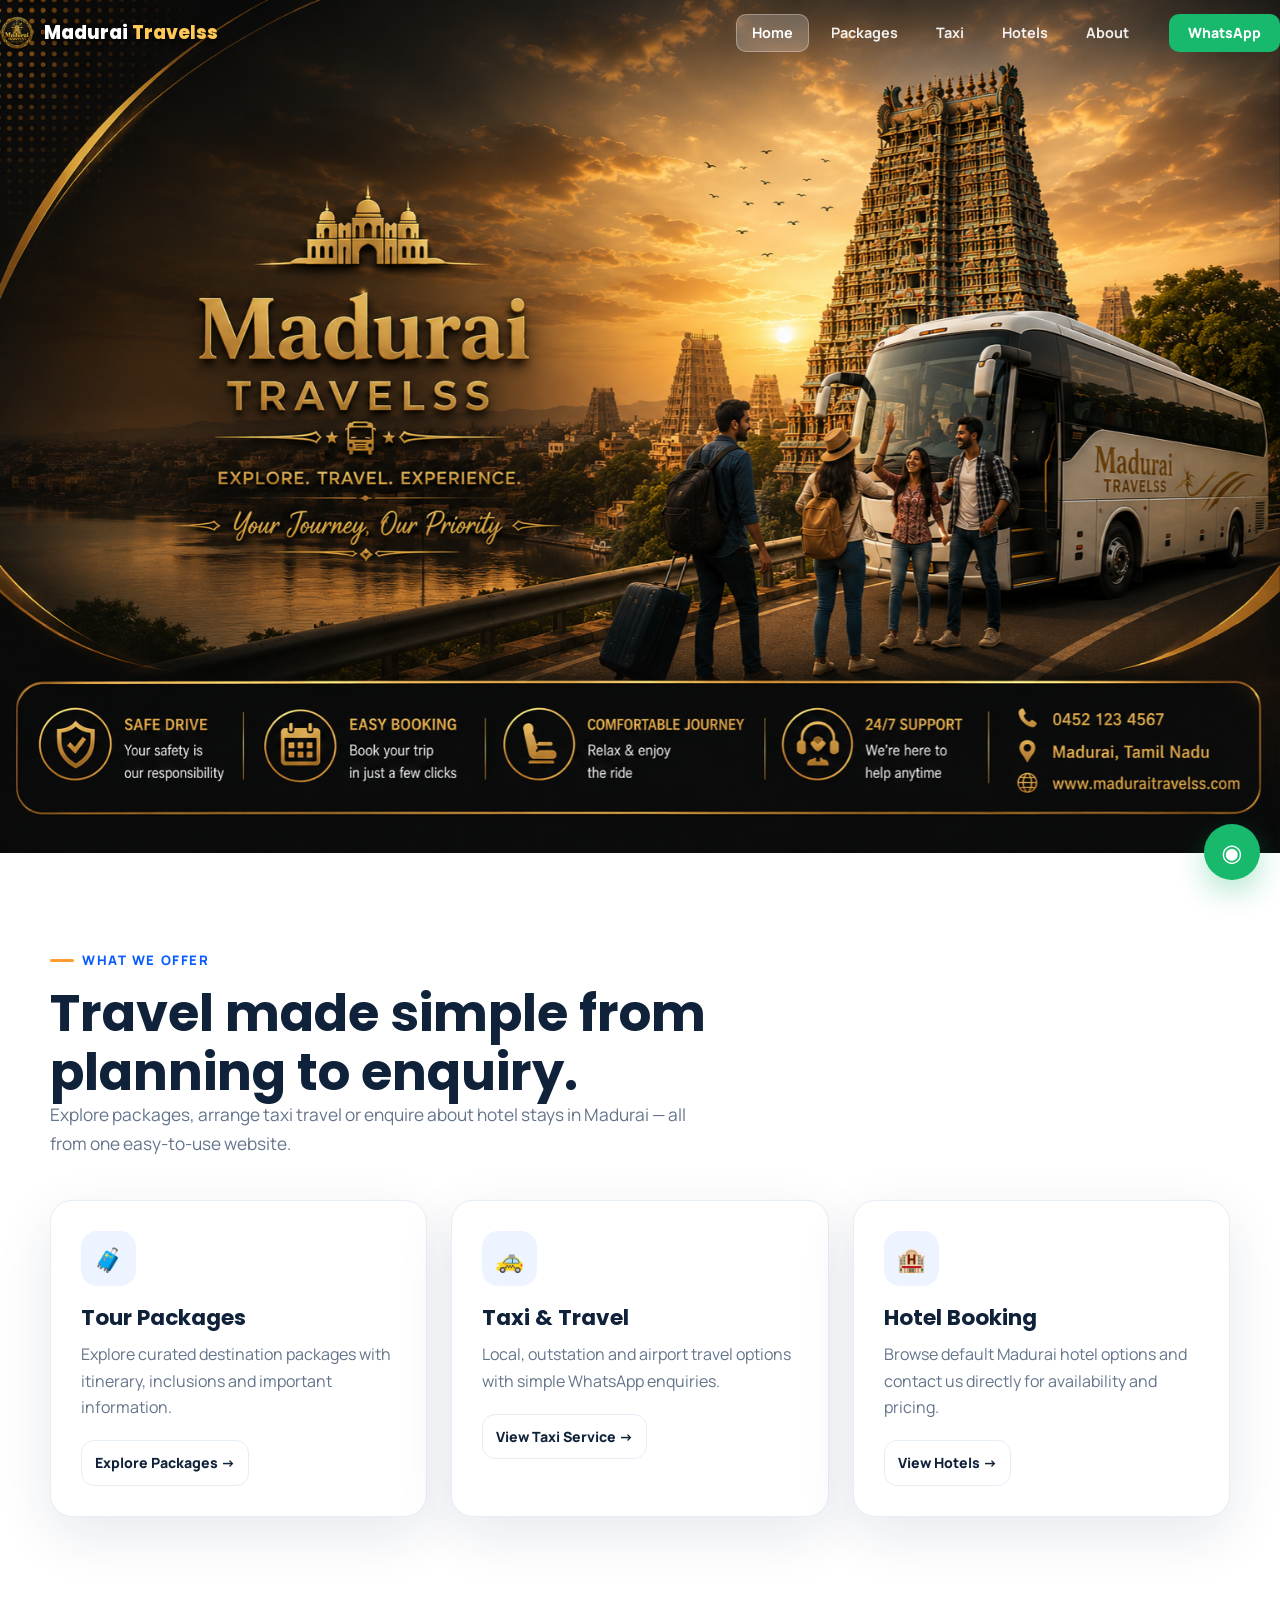
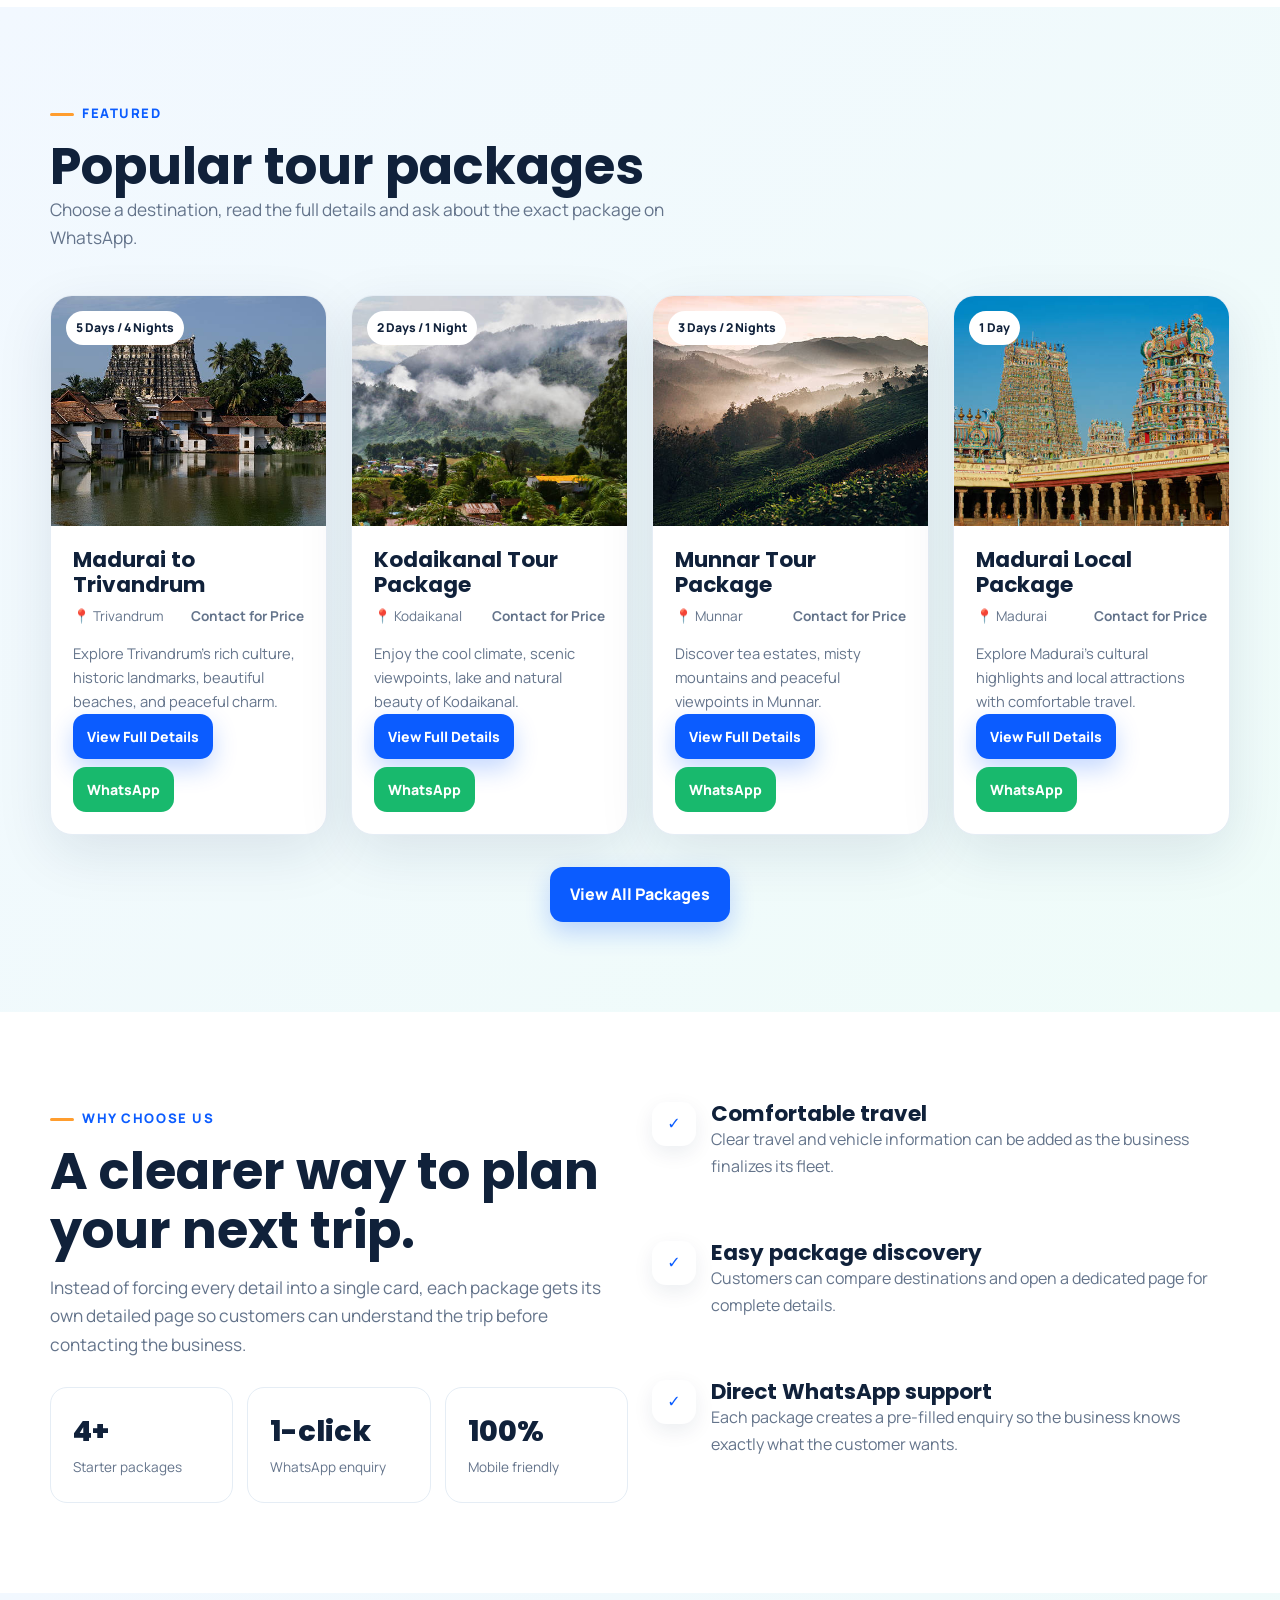
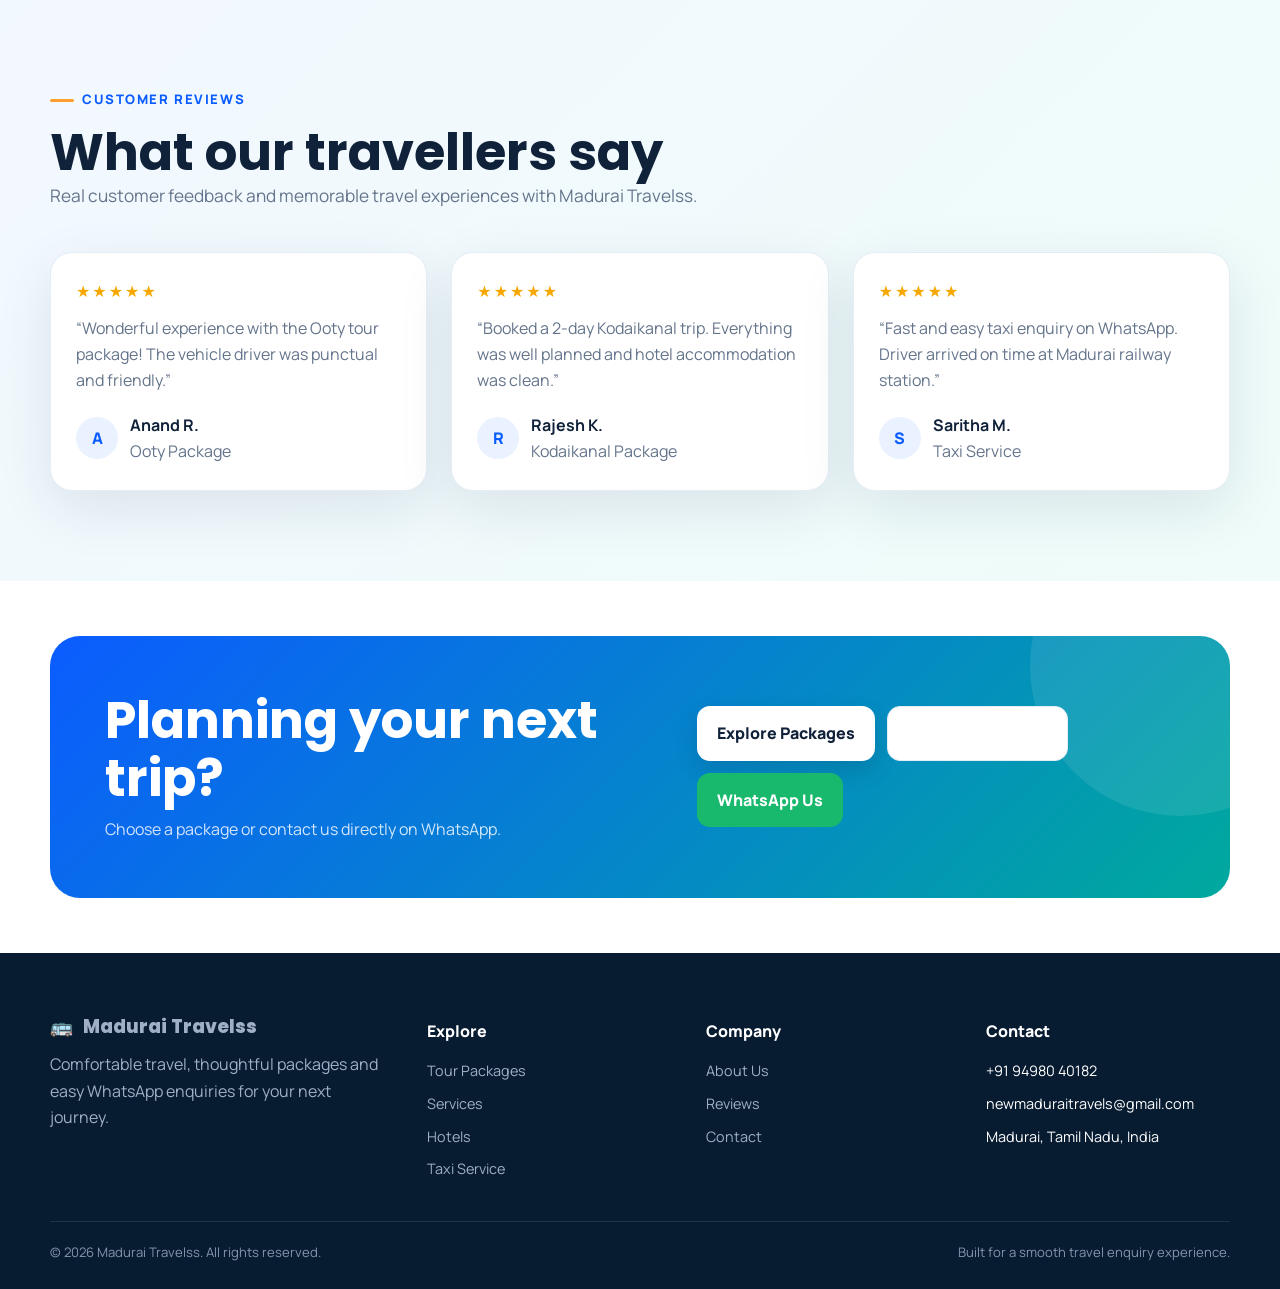
<file: index.html>
<!DOCTYPE html>
<html lang="en">
<head>
<meta charset="UTF-8">
<meta name="viewport" content="width=device-width, initial-scale=1.0">
<meta name="description" content="Madurai Travelss | Tour Packages & Travel Services — Madurai travelss packages, taxi and hotel enquiry services.">
<title>Madurai Travelss | Tour Packages & Travel Services</title>
<link rel="stylesheet" href="css/style.css">
<link rel="icon" type="image/webp" href="assets/images/mdu-logo2.webp?v=2">
</head>
<body>

<header class="site-header">
  <div class="container nav">
    <a class="logo" href="index.html"><img src="assets/images/mdu-logo2.webp" alt="Madurai Travelss" class="logo-mark-img"><span>Madurai <span>Travelss</span></span></a>
    <nav class="nav-links" aria-label="Primary navigation">
      <a href="index.html">Home</a>
      <a href="packages.html">Packages</a>
      <a href="taxi.html">Taxi</a>
      <a href="hotels.html">Hotels</a>
      <a href="about.html">About</a>
    </nav>
    <div class="nav-cta"><button class="btn btn-whatsapp btn-small" data-general-whatsapp>WhatsApp</button></div>
    <button class="menu-toggle" aria-label="Open menu" aria-expanded="false">☰</button>
  </div>
</header>

<main>
<section class="hero">
  <div class="hero-banner-img" aria-hidden="true"></div>
  <div class="container hero-content">
    <span class="eyebrow">Madurai • Tamil Nadu • Travel</span>
    <h1>Explore More.<br><span>Travel Better.</span></h1>
    <p class="lead">Discover memorable destinations with comfortable travel services and carefully planned tour packages.</p>
    <div class="hero-actions">
      <a class="btn btn-primary" href="packages.html">Explore Packages →</a>
      <button class="btn btn-light" data-general-whatsapp>Chat on WhatsApp</button>
    </div>
    <div class="hero-badges">
      <span class="hero-badge">✓ Package-focused travel</span>
      <span class="hero-badge">✓ Easy WhatsApp enquiry</span>
      <span class="hero-badge">✓ Family-friendly options</span>
    </div>
  </div>
</section>

<section id="services" class="section">
  <div class="container">
    <div class="section-head">
      <span class="eyebrow">What we offer</span>
      <h2>Travel made simple from planning to enquiry.</h2>
      <p class="lead">Explore packages, arrange taxi travel or enquire about hotel stays in Madurai — all from one easy-to-use website.</p>
    </div>
    <div class="grid grid-3">
      <article class="service-card card reveal"><div class="icon-box">🧳</div><h3>Tour Packages</h3><p>Explore curated destination packages with itinerary, inclusions and important information.</p><a class="btn btn-outline btn-small" href="packages.html">Explore Packages →</a></article>
      <article class="service-card card reveal"><div class="icon-box">🚕</div><h3>Taxi & Travel</h3><p>Local, outstation and airport travel options with simple WhatsApp enquiries.</p><a class="btn btn-outline btn-small" href="taxi.html">View Taxi Service →</a></article>
      <article class="service-card card reveal"><div class="icon-box">🏨</div><h3>Hotel Booking</h3><p>Browse default Madurai hotel options and contact us directly for availability and pricing.</p><a class="btn btn-outline btn-small" href="hotels.html">View Hotels →</a></article>
    </div>
  </div>
</section>

<section class="section feature-band">
  <div class="container">
    <div class="section-head">
      <span class="eyebrow">Featured</span>
      <h2>Popular tour packages</h2>
      <p class="lead">Choose a destination, read the full details and ask about the exact package on WhatsApp.</p>
    </div>
    <div id="featured-packages" class="grid grid-4"></div>
    <div class="text-center" style="margin-top:32px"><a class="btn btn-primary" href="packages.html">View All Packages</a></div>
  </div>
</section>

<section class="section">
  <div class="container">
    <div class="grid grid-2">
      <div>
        <span class="eyebrow">Why choose us</span>
        <h2>A clearer way to plan your next trip.</h2>
        <p class="lead" style="margin-top:14px">Instead of forcing every detail into a single card, each package gets its own detailed page so customers can understand the trip before contacting the business.</p>
        <div class="stats">
          <div class="stat"><strong>4+</strong><span>Starter packages</span></div>
          <div class="stat"><strong>1-click</strong><span>WhatsApp enquiry</span></div>
          <div class="stat"><strong>100%</strong><span>Mobile friendly</span></div>
        </div>
      </div>
      <div class="grid" style="gap:16px">
        <div class="feature reveal"><div class="feature-icon">✓</div><div><h3>Comfortable travel</h3><p class="muted">Clear travel and vehicle information can be added as the business finalizes its fleet.</p></div></div>
        <div class="feature reveal"><div class="feature-icon">✓</div><div><h3>Easy package discovery</h3><p class="muted">Customers can compare destinations and open a dedicated page for complete details.</p></div></div>
        <div class="feature reveal"><div class="feature-icon">✓</div><div><h3>Direct WhatsApp support</h3><p class="muted">Each package creates a pre-filled enquiry so the business knows exactly what the customer wants.</p></div></div>
      </div>
    </div>
  </div>
</section>

<section id="reviews" class="section feature-band">
  <div class="container">
    <div class="section-head">
      <span class="eyebrow">Customer Reviews</span>
      <h2>What our travellers say</h2>
      <p class="lead">Real customer feedback and memorable travel experiences with Madurai Travelss.</p>
    </div>
    <div class="grid grid-3">
      <article class="review-card card reveal"><div class="stars">★★★★★</div><p>“Wonderful experience with the Ooty tour package! The vehicle driver was punctual and friendly.”</p><div class="reviewer"><div class="avatar">A</div><div><strong>Anand R.</strong><div class="muted">Ooty Package</div></div></div></article>
      <article class="review-card card reveal"><div class="stars">★★★★★</div><p>“Booked a 2-day Kodaikanal trip. Everything was well planned and hotel accommodation was clean.”</p><div class="reviewer"><div class="avatar">R</div><div><strong>Rajesh K.</strong><div class="muted">Kodaikanal Package</div></div></div></article>
      <article class="review-card card reveal"><div class="stars">★★★★★</div><p>“Fast and easy taxi enquiry on WhatsApp. Driver arrived on time at Madurai railway station.”</p><div class="reviewer"><div class="avatar">S</div><div><strong>Saritha M.</strong><div class="muted">Taxi Service</div></div></div></article>
    </div>
  </div>
</section>

<section class="section-sm">
  <div class="container">
    <div class="cta">
      <div class="cta-content">
        <div><h2>Planning your next trip?</h2><p>Choose a package or contact us directly on WhatsApp.</p></div>
        <div class="hero-actions"><a class="btn btn-light" href="packages.html">Explore Packages</a><a class="btn btn-outline" href="about.html#contact">Contact & Enquiry</a><button class="btn btn-whatsapp" data-general-whatsapp>WhatsApp Us</button></div>
      </div>
    </div>
  </div>
</section>
</main>


<footer>
  <div class="container">
    <div class="footer-grid">
      <div>
        <a class="logo" href="index.html"><span class="logo-mark">🚌</span><span>Madurai <span>Travelss</span></span></a>
        <p style="margin-top:15px">Comfortable travel, thoughtful packages and easy WhatsApp enquiries for your next journey.</p>
      </div>
      <div>
        <div class="footer-title">Explore</div>
        <ul class="footer-links">
          <li><a href="packages.html">Tour Packages</a></li>
          <li><a href="index.html#services">Services</a></li>
          <li><a href="hotels.html">Hotels</a></li>
          <li><a href="taxi.html">Taxi Service</a></li>
        </ul>
      </div>
      <div>
        <div class="footer-title">Company</div>
        <ul class="footer-links">
          <li><a href="about.html">About Us</a></li>
          <li><a href="index.html#reviews">Reviews</a></li>
          <li><a href="about.html#contact">Contact</a></li>
        </ul>
      </div>
      <div>
        <div class="footer-title">Contact</div>
        <ul class="footer-links">
          <li data-phone>+91 94980 40182</li>
          <li data-email>newmaduraitravels@gmail.com</li>
          <li data-location>Madurai, Tamil Nadu, India</li>
        </ul>
      </div>
    </div>
    <div class="footer-bottom">
      <span>© 2026 Madurai Travelss. All rights reserved.</span>
      <span>Built for a smooth travel enquiry experience.</span>
    </div>
  </div>
</footer>
<a class="floating-wa" href="#" aria-label="Chat on WhatsApp" data-general-whatsapp>◉</a>
<script src="js/data.js"></script>
<script src="js/main.js"></script>
<script src="js/packages.js"></script>
</body>
</html>
</file>
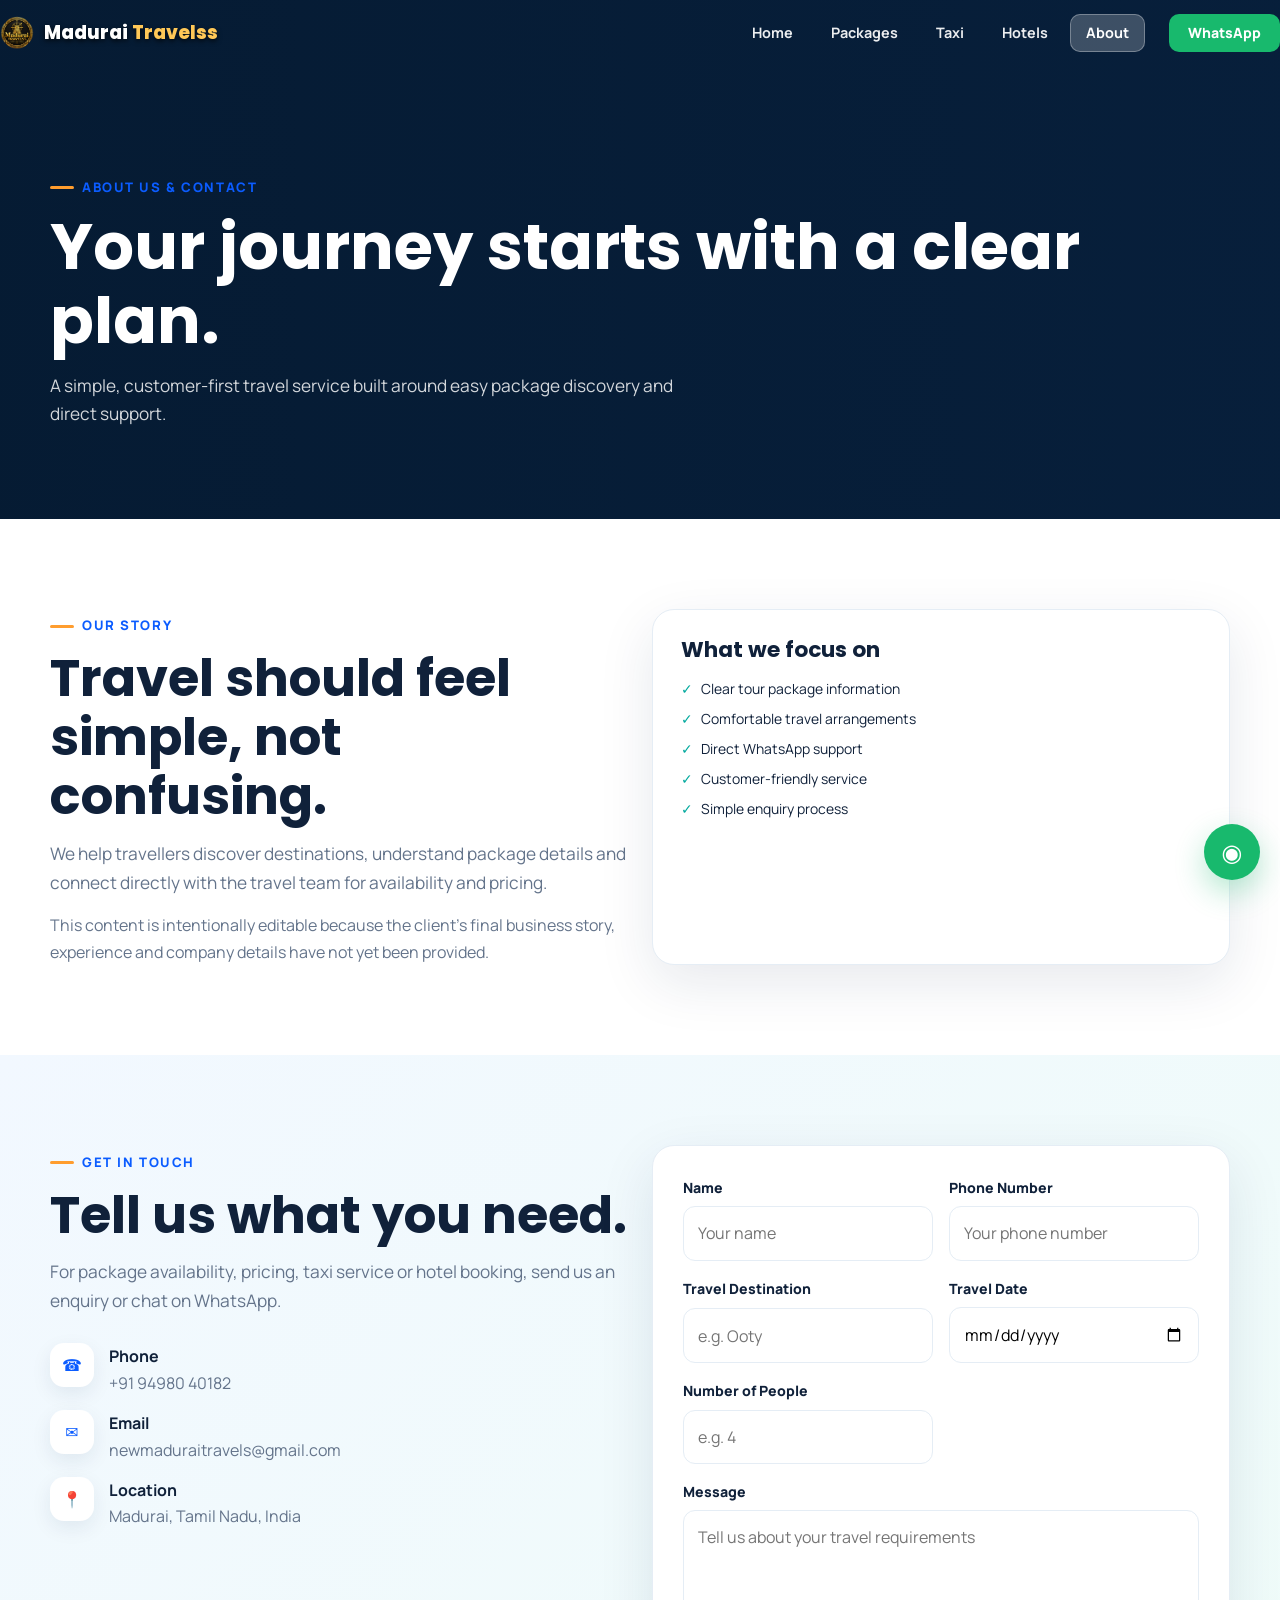
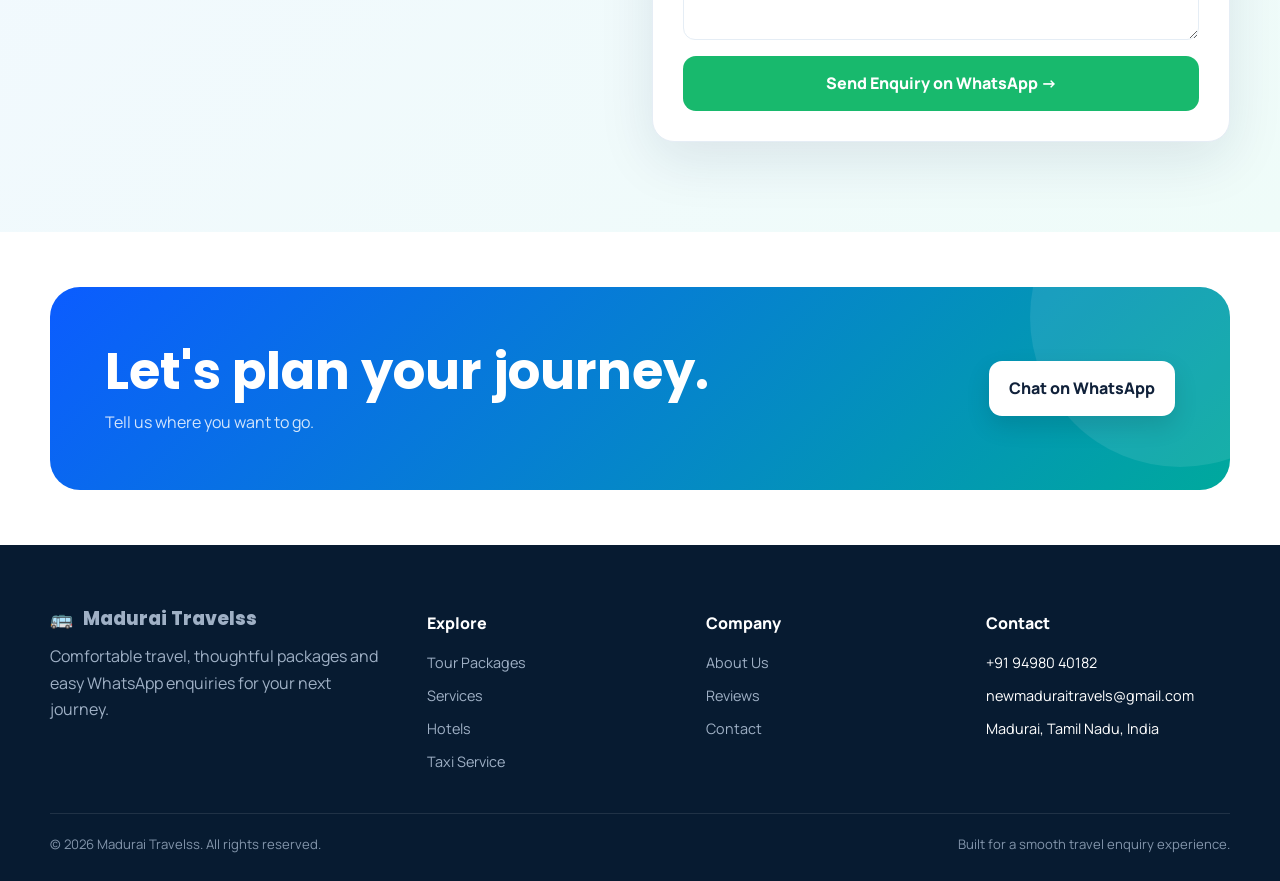
<file: about.html>
<!DOCTYPE html>
<html lang="en">
<head>
<meta charset="UTF-8">
<meta name="viewport" content="width=device-width, initial-scale=1.0">
<meta name="description" content="About Us & Contact | Madurai Travelss — Madurai travel packages, taxi and hotel enquiry services.">
<title>About Us & Contact | Madurai Travelss</title>
<link rel="stylesheet" href="css/style.css">
<link rel="icon" type="image/webp" href="assets/images/mdu-logo2.webp?v=2">
</head>
<body>

<header class="site-header">
  <div class="container nav">
    <a class="logo" href="index.html"><img src="assets/images/mdu-logo2.webp" alt="Madurai Travelss" class="logo-mark-img"><span>Madurai <span>Travelss</span></span></a>
    <nav class="nav-links" aria-label="Primary navigation">
      <a href="index.html">Home</a>
      <a href="packages.html">Packages</a>
      <a href="taxi.html">Taxi</a>
      <a href="hotels.html">Hotels</a>
      <a href="about.html">About</a>
    </nav>
    <div class="nav-cta"><button class="btn btn-whatsapp btn-small" data-general-whatsapp>WhatsApp</button></div>
    <button class="menu-toggle" aria-label="Open menu" aria-expanded="false">☰</button>
  </div>
</header>

<main>
<section class="page-hero"><div class="container"><span class="eyebrow">About Us & Contact</span><h1>Your journey starts with a clear plan.</h1><p class="lead">A simple, customer-first travel service built around easy package discovery and direct support.</p></div></section>

<section class="section">
  <div class="container grid grid-2">
    <div><span class="eyebrow">Our story</span><h2>Travel should feel simple, not confusing.</h2><p class="lead" style="margin-top:15px">We help travellers discover destinations, understand package details and connect directly with the travel team for availability and pricing.</p><p class="muted" style="margin-top:15px">This content is intentionally editable because the client's final business story, experience and company details have not yet been provided.</p></div>
    <div class="card" style="padding:28px"><h3>What we focus on</h3><ul class="check-list" style="margin-top:16px"><li>Clear tour package information</li><li>Comfortable travel arrangements</li><li>Direct WhatsApp support</li><li>Customer-friendly service</li><li>Simple enquiry process</li></ul></div>
  </div>
</section>

<section id="contact" class="section feature-band">
  <div class="container grid grid-2">
    <div>
      <span class="eyebrow">Get in touch</span>
      <h2>Tell us what you need.</h2>
      <p class="lead" style="margin-top:14px">For package availability, pricing, taxi service or hotel booking, send us an enquiry or chat on WhatsApp.</p>
      <div class="grid" style="margin-top:28px;gap:14px">
        <div class="feature"><div class="feature-icon">☎</div><div><strong>Phone</strong><p class="muted" data-phone>+91 94980 40182</p></div></div>
        <div class="feature"><div class="feature-icon">✉</div><div><strong>Email</strong><p class="muted" data-email>newmaduraitravels@gmail.com</p></div></div>
        <div class="feature"><div class="feature-icon">📍</div><div><strong>Location</strong><p class="muted" data-location>Madurai, Tamil Nadu, India</p></div></div>
      </div>
    </div>
    <form class="form-card card" onsubmit="event.preventDefault(); contactFormWhatsApp(this);">
      <div class="form-grid">
        <div class="field"><label for="name">Name</label><input id="name" name="name" required placeholder="Your name"></div>
        <div class="field"><label for="phone">Phone Number</label><input id="phone" name="phone" required placeholder="Your phone number"></div>
        <div class="field"><label for="destination">Travel Destination</label><input id="destination" name="destination" required placeholder="e.g. Ooty"></div>
        <div class="field"><label for="date">Travel Date</label><input id="date" name="date" type="date"></div>
        <div class="field"><label for="people">Number of People</label><input id="people" name="people" type="number" min="1" placeholder="e.g. 4"></div>
        <div class="field full"><label for="message">Message</label><textarea id="message" name="message" placeholder="Tell us about your travel requirements"></textarea></div>
        <div class="field full"><button class="btn btn-whatsapp" type="submit">Send Enquiry on WhatsApp →</button></div>
      </div>
    </form>
  </div>
</section>

<section class="section-sm"><div class="container"><div class="cta"><div class="cta-content"><div><h2>Let's plan your journey.</h2><p>Tell us where you want to go.</p></div><button class="btn btn-light" data-general-whatsapp>Chat on WhatsApp</button></div></div></div></section>
</main>


<footer>
  <div class="container">
    <div class="footer-grid">
      <div>
        <a class="logo" href="index.html"><span class="logo-mark">🚌</span><span>Madurai <span>Travelss</span></span></a>
        <p style="margin-top:15px">Comfortable travel, thoughtful packages and easy WhatsApp enquiries for your next journey.</p>
      </div>
      <div>
        <div class="footer-title">Explore</div>
        <ul class="footer-links">
          <li><a href="packages.html">Tour Packages</a></li>
          <li><a href="index.html#services">Services</a></li>
          <li><a href="hotels.html">Hotels</a></li>
          <li><a href="taxi.html">Taxi Service</a></li>
        </ul>
      </div>
      <div>
        <div class="footer-title">Company</div>
        <ul class="footer-links">
          <li><a href="about.html">About Us</a></li>
          <li><a href="index.html#reviews">Reviews</a></li>
          <li><a href="about.html#contact">Contact</a></li>
        </ul>
      </div>
      <div>
        <div class="footer-title">Contact</div>
        <ul class="footer-links">
          <li data-phone>+91 94980 40182</li>
          <li data-email>newmaduraitravels@gmail.com</li>
          <li data-location>Madurai, Tamil Nadu, India</li>
        </ul>
      </div>
    </div>
    <div class="footer-bottom">
      <span>© 2026 Madurai Travelss. All rights reserved.</span>
      <span>Built for a smooth travel enquiry experience.</span>
    </div>
  </div>
</footer>
<a class="floating-wa" href="#" aria-label="Chat on WhatsApp" data-general-whatsapp>◉</a>
<script src="js/data.js"></script>
<script src="js/main.js"></script>

</body>
</html>
</file>
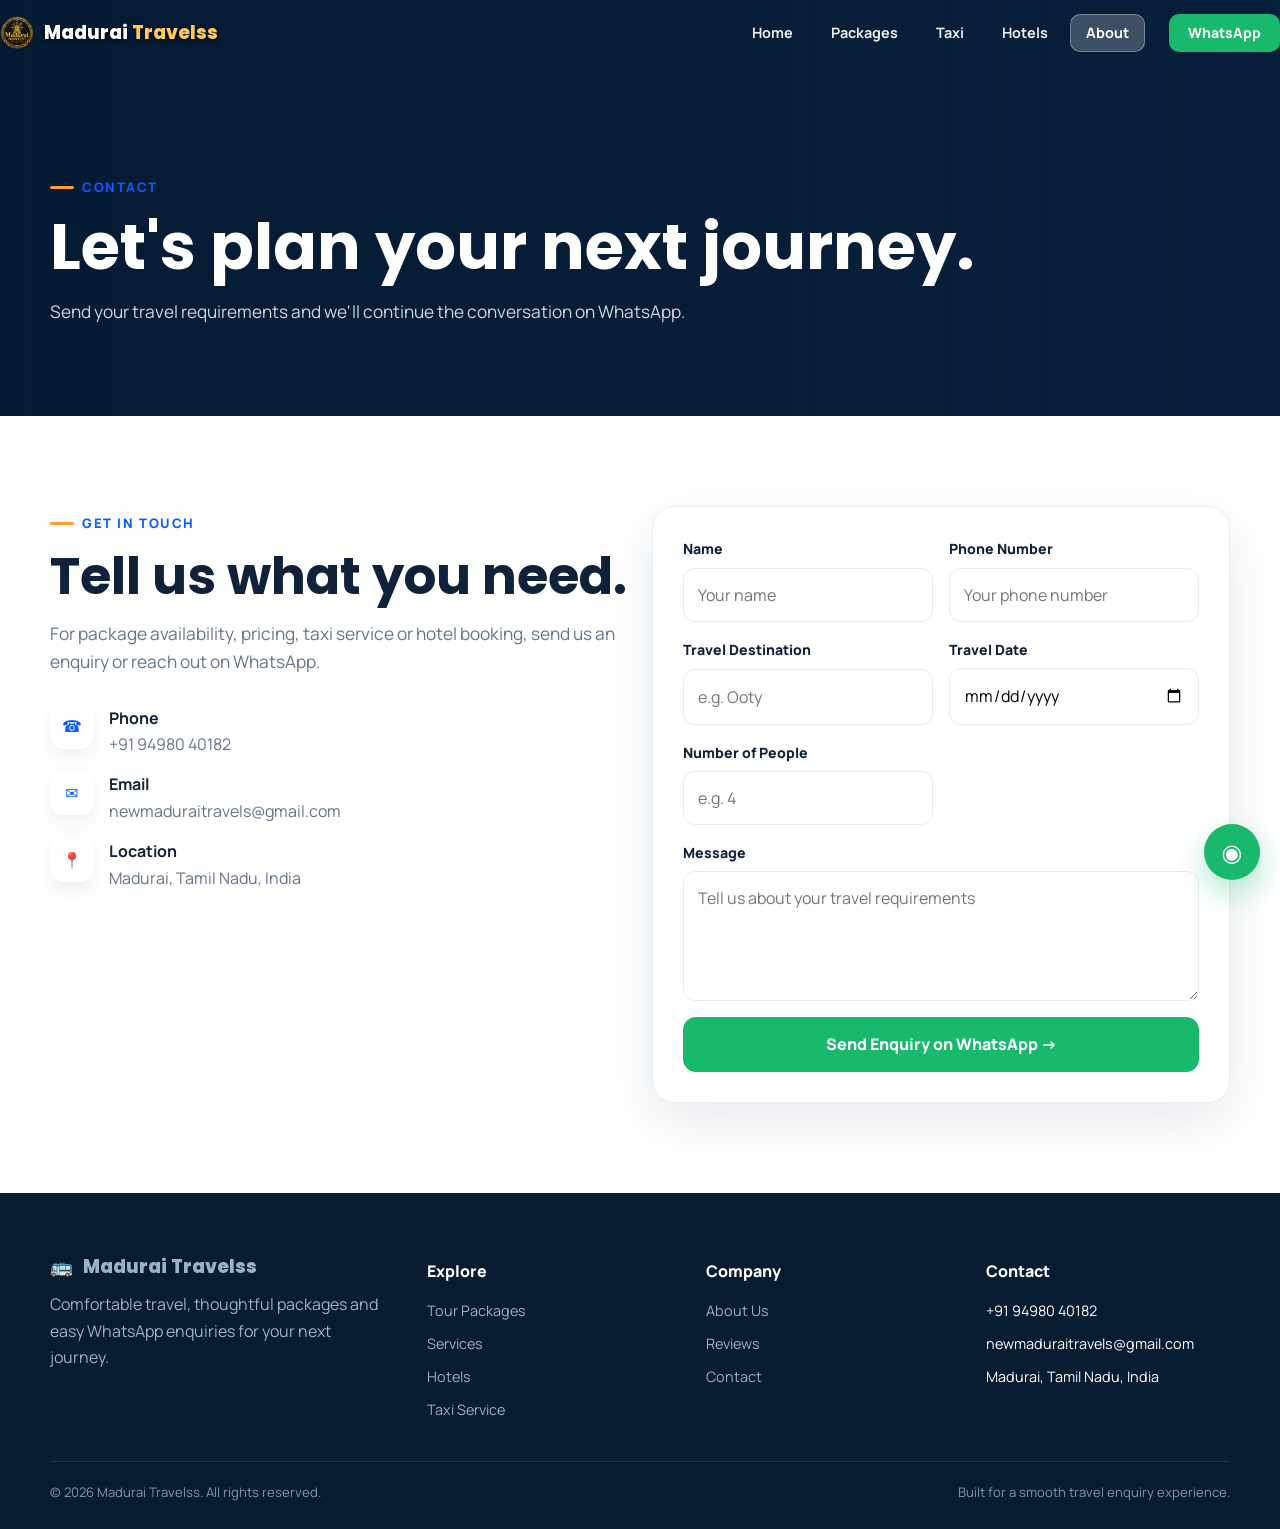
<file: contact.html>
<!DOCTYPE html>
<html lang="en">
<head>
<meta charset="UTF-8">
<meta name="viewport" content="width=device-width, initial-scale=1.0">
<meta name="description" content="Contact Us | Madurai Travelss — Madurai travel packages, taxi and hotel enquiry services.">
<title>Contact Us | Madurai Travelss</title>
<link rel="stylesheet" href="css/style.css">
<link rel="icon" type="image/webp" href="assets/images/mdu-logo2.webp?v=2">
</head>
<body>

<header class="site-header">
  <div class="container nav">
    <a class="logo" href="index.html"><img src="assets/images/mdu-logo2.webp" alt="Madurai Travelss" class="logo-mark-img"><span>Madurai <span>Travelss</span></span></a>
    <nav class="nav-links" aria-label="Primary navigation">
      <a href="index.html">Home</a>
      <a href="packages.html">Packages</a>
      <a href="taxi.html">Taxi</a>
      <a href="hotels.html">Hotels</a>
      <a href="about.html">About</a>
    </nav>
    <div class="nav-cta"><button class="btn btn-whatsapp btn-small" data-general-whatsapp>WhatsApp</button></div>
    <button class="menu-toggle" aria-label="Open menu" aria-expanded="false">☰</button>
  </div>
</header>

<main>
<section class="page-hero"><div class="container"><span class="eyebrow">Contact</span><h1>Let's plan your next journey.</h1><p class="lead">Send your travel requirements and we'll continue the conversation on WhatsApp.</p></div></section>
<section class="section">
  <div class="container grid grid-2">
    <div>
      <span class="eyebrow">Get in touch</span>
      <h2>Tell us what you need.</h2>
      <p class="lead" style="margin-top:14px">For package availability, pricing, taxi service or hotel booking, send us an enquiry or reach out on WhatsApp.</p>
      <div class="grid" style="margin-top:28px;gap:14px">
        <div class="feature"><div class="feature-icon">☎</div><div><strong>Phone</strong><p class="muted" data-phone>+91 94980 40182</p></div></div>
        <div class="feature"><div class="feature-icon">✉</div><div><strong>Email</strong><p class="muted" data-email>newmaduraitravels@gmail.com</p></div></div>
        <div class="feature"><div class="feature-icon">📍</div><div><strong>Location</strong><p class="muted" data-location>Madurai, Tamil Nadu, India</p></div></div>
      </div>
    </div>
    <form class="form-card card" onsubmit="event.preventDefault(); contactFormWhatsApp(this);">
      <div class="form-grid">
        <div class="field"><label for="name">Name</label><input id="name" name="name" required placeholder="Your name"></div>
        <div class="field"><label for="phone">Phone Number</label><input id="phone" name="phone" required placeholder="Your phone number"></div>
        <div class="field"><label for="destination">Travel Destination</label><input id="destination" name="destination" required placeholder="e.g. Ooty"></div>
        <div class="field"><label for="date">Travel Date</label><input id="date" name="date" type="date"></div>
        <div class="field"><label for="people">Number of People</label><input id="people" name="people" type="number" min="1" placeholder="e.g. 4"></div>
        <div class="field full"><label for="message">Message</label><textarea id="message" name="message" placeholder="Tell us about your travel requirements"></textarea></div>
        <div class="field full"><button class="btn btn-whatsapp" type="submit">Send Enquiry on WhatsApp →</button></div>
      </div>
    </form>
  </div>
</section>
</main>


<footer>
  <div class="container">
    <div class="footer-grid">
      <div>
        <a class="logo" href="index.html"><span class="logo-mark">🚌</span><span>Madurai <span>Travelss</span></span></a>
        <p style="margin-top:15px">Comfortable travel, thoughtful packages and easy WhatsApp enquiries for your next journey.</p>
      </div>
      <div>
        <div class="footer-title">Explore</div>
        <ul class="footer-links">
          <li><a href="packages.html">Tour Packages</a></li>
          <li><a href="index.html#services">Services</a></li>
          <li><a href="hotels.html">Hotels</a></li>
          <li><a href="taxi.html">Taxi Service</a></li>
        </ul>
      </div>
      <div>
        <div class="footer-title">Company</div>
        <ul class="footer-links">
          <li><a href="about.html">About Us</a></li>
          <li><a href="index.html#reviews">Reviews</a></li>
          <li><a href="about.html#contact">Contact</a></li>
        </ul>
      </div>
      <div>
        <div class="footer-title">Contact</div>
        <ul class="footer-links">
          <li data-phone>+91 94980 40182</li>
          <li data-email>newmaduraitravels@gmail.com</li>
          <li data-location>Madurai, Tamil Nadu, India</li>
        </ul>
      </div>
    </div>
    <div class="footer-bottom">
      <span>© 2026 Madurai Travelss. All rights reserved.</span>
      <span>Built for a smooth travel enquiry experience.</span>
    </div>
  </div>
</footer>
<a class="floating-wa" href="#" aria-label="Chat on WhatsApp" data-general-whatsapp>◉</a>
<script src="js/data.js"></script>
<script src="js/main.js"></script>

</body>
</html>
</file>
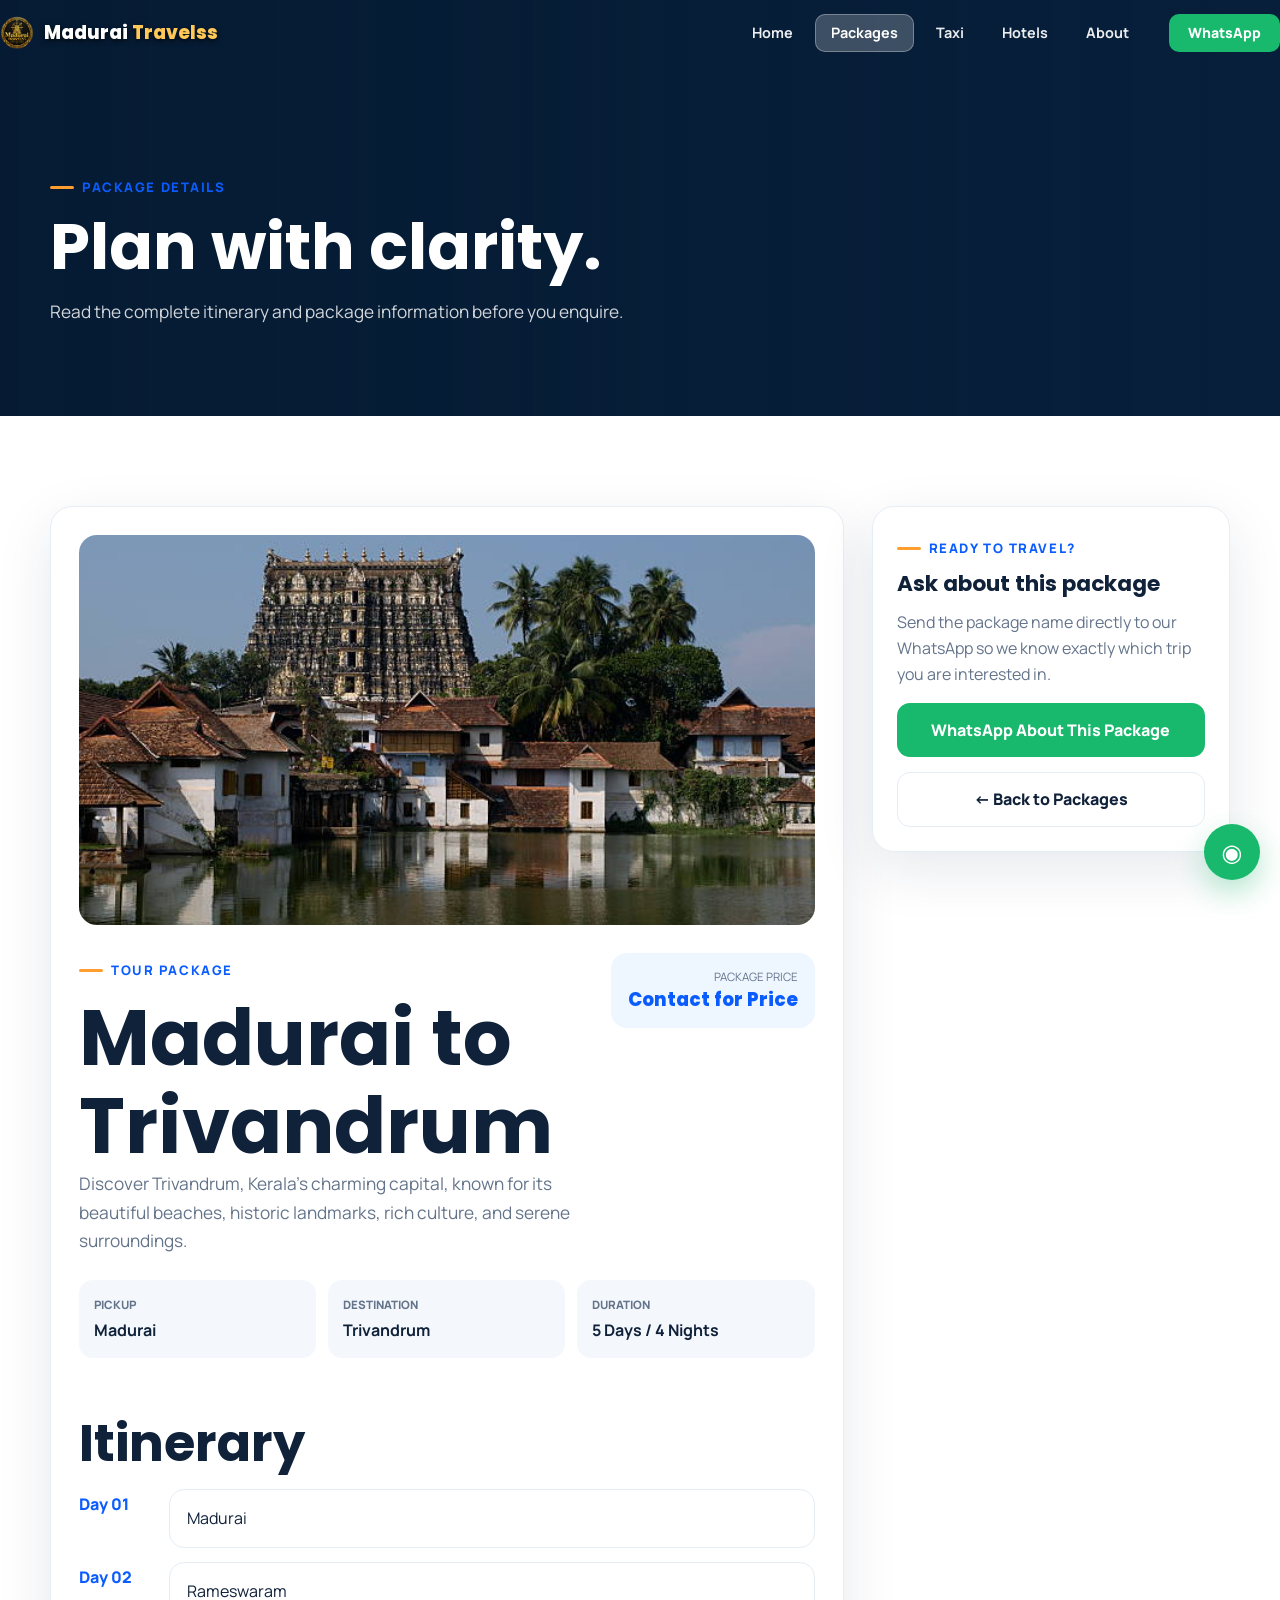
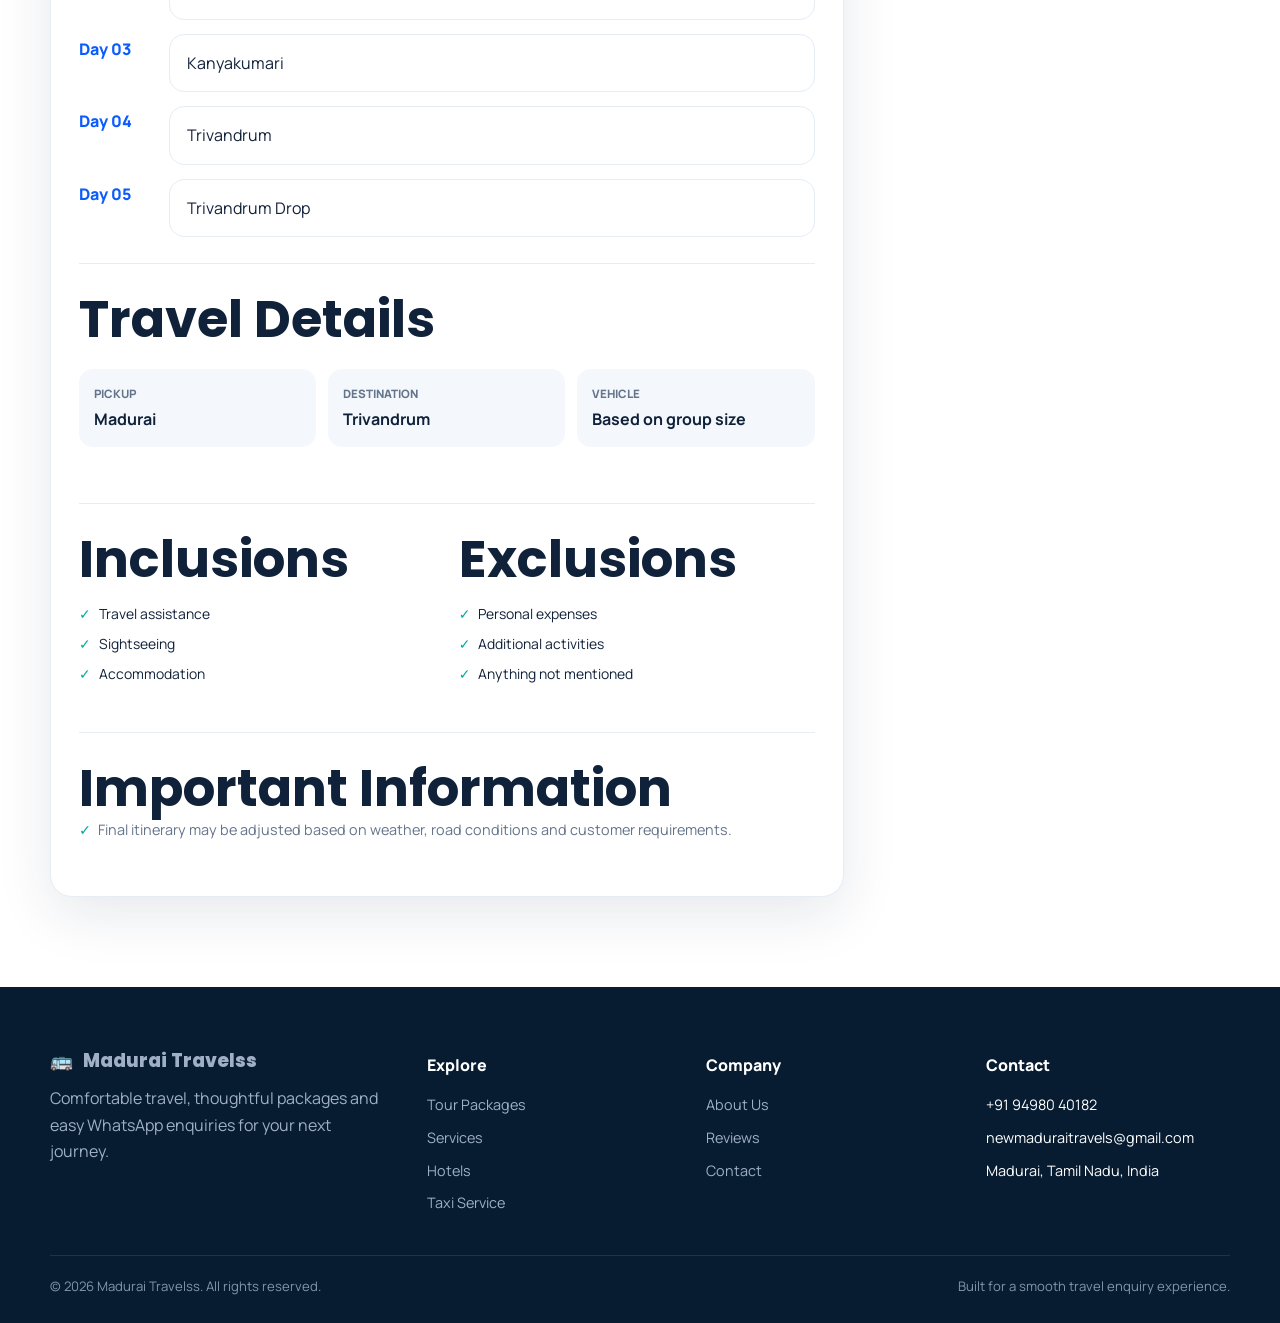
<file: package-details.html>
<!DOCTYPE html>
<html lang="en">
<head>
<meta charset="UTF-8">
<meta name="viewport" content="width=device-width, initial-scale=1.0">
<meta name="description" content="Package Details | Madurai Travelss — Madurai travelss packages, taxi and hotel enquiry services.">
<title>Package Details | Madurai Travelss</title>
<link rel="stylesheet" href="css/style.css">
<link rel="icon" type="image/webp" href="assets/images/mdu-logo2.webp?v=2">
</head>
<body>

<header class="site-header">
  <div class="container nav">
    <a class="logo" href="index.html"><img src="assets/images/mdu-logo2.webp" alt="Madurai Travelss" class="logo-mark-img"><span>Madurai <span>Travelss</span></span></a>
    <nav class="nav-links" aria-label="Primary navigation">
      <a href="index.html">Home</a>
      <a href="packages.html">Packages</a>
      <a href="taxi.html">Taxi</a>
      <a href="hotels.html">Hotels</a>
      <a href="about.html">About</a>
    </nav>
    <div class="nav-cta"><button class="btn btn-whatsapp btn-small" data-general-whatsapp>WhatsApp</button></div>
    <button class="menu-toggle" aria-label="Open menu" aria-expanded="false">☰</button>
  </div>
</header>

<main>
<section class="page-hero">
  <div class="container">
    <span class="eyebrow">Package details</span>
    <h1>Plan with clarity.</h1>
    <p class="lead">Read the complete itinerary and package information before you enquire.</p>
  </div>
</section>
<section class="section">
  <div class="container" id="package-detail"><div class="loading">Loading package...</div></div>
</section>
</main>


<footer>
  <div class="container">
    <div class="footer-grid">
      <div>
        <a class="logo" href="index.html"><span class="logo-mark">🚌</span><span>Madurai <span>Travelss</span></span></a>
        <p style="margin-top:15px">Comfortable travel, thoughtful packages and easy WhatsApp enquiries for your next journey.</p>
      </div>
      <div>
        <div class="footer-title">Explore</div>
        <ul class="footer-links">
          <li><a href="packages.html">Tour Packages</a></li>
          <li><a href="index.html#services">Services</a></li>
          <li><a href="hotels.html">Hotels</a></li>
          <li><a href="taxi.html">Taxi Service</a></li>
        </ul>
      </div>
      <div>
        <div class="footer-title">Company</div>
        <ul class="footer-links">
          <li><a href="about.html">About Us</a></li>
          <li><a href="index.html#reviews">Reviews</a></li>
          <li><a href="about.html#contact">Contact</a></li>
        </ul>
      </div>
      <div>
        <div class="footer-title">Contact</div>
        <ul class="footer-links">
          <li data-phone>+91 94980 40182</li>
          <li data-email>newmaduraitravels@gmail.com</li>
          <li data-location>Madurai, Tamil Nadu, India</li>
        </ul>
      </div>
    </div>
    <div class="footer-bottom">
      <span>© 2026 Madurai Travelss. All rights reserved.</span>
      <span>Built for a smooth travel enquiry experience.</span>
    </div>
  </div>
</footer>
<a class="floating-wa" href="#" aria-label="Chat on WhatsApp" data-general-whatsapp>◉</a>
<script src="js/data.js"></script>
<script src="js/main.js"></script>
<script src="js/package-details.js"></script>
</body>
</html>
</file>
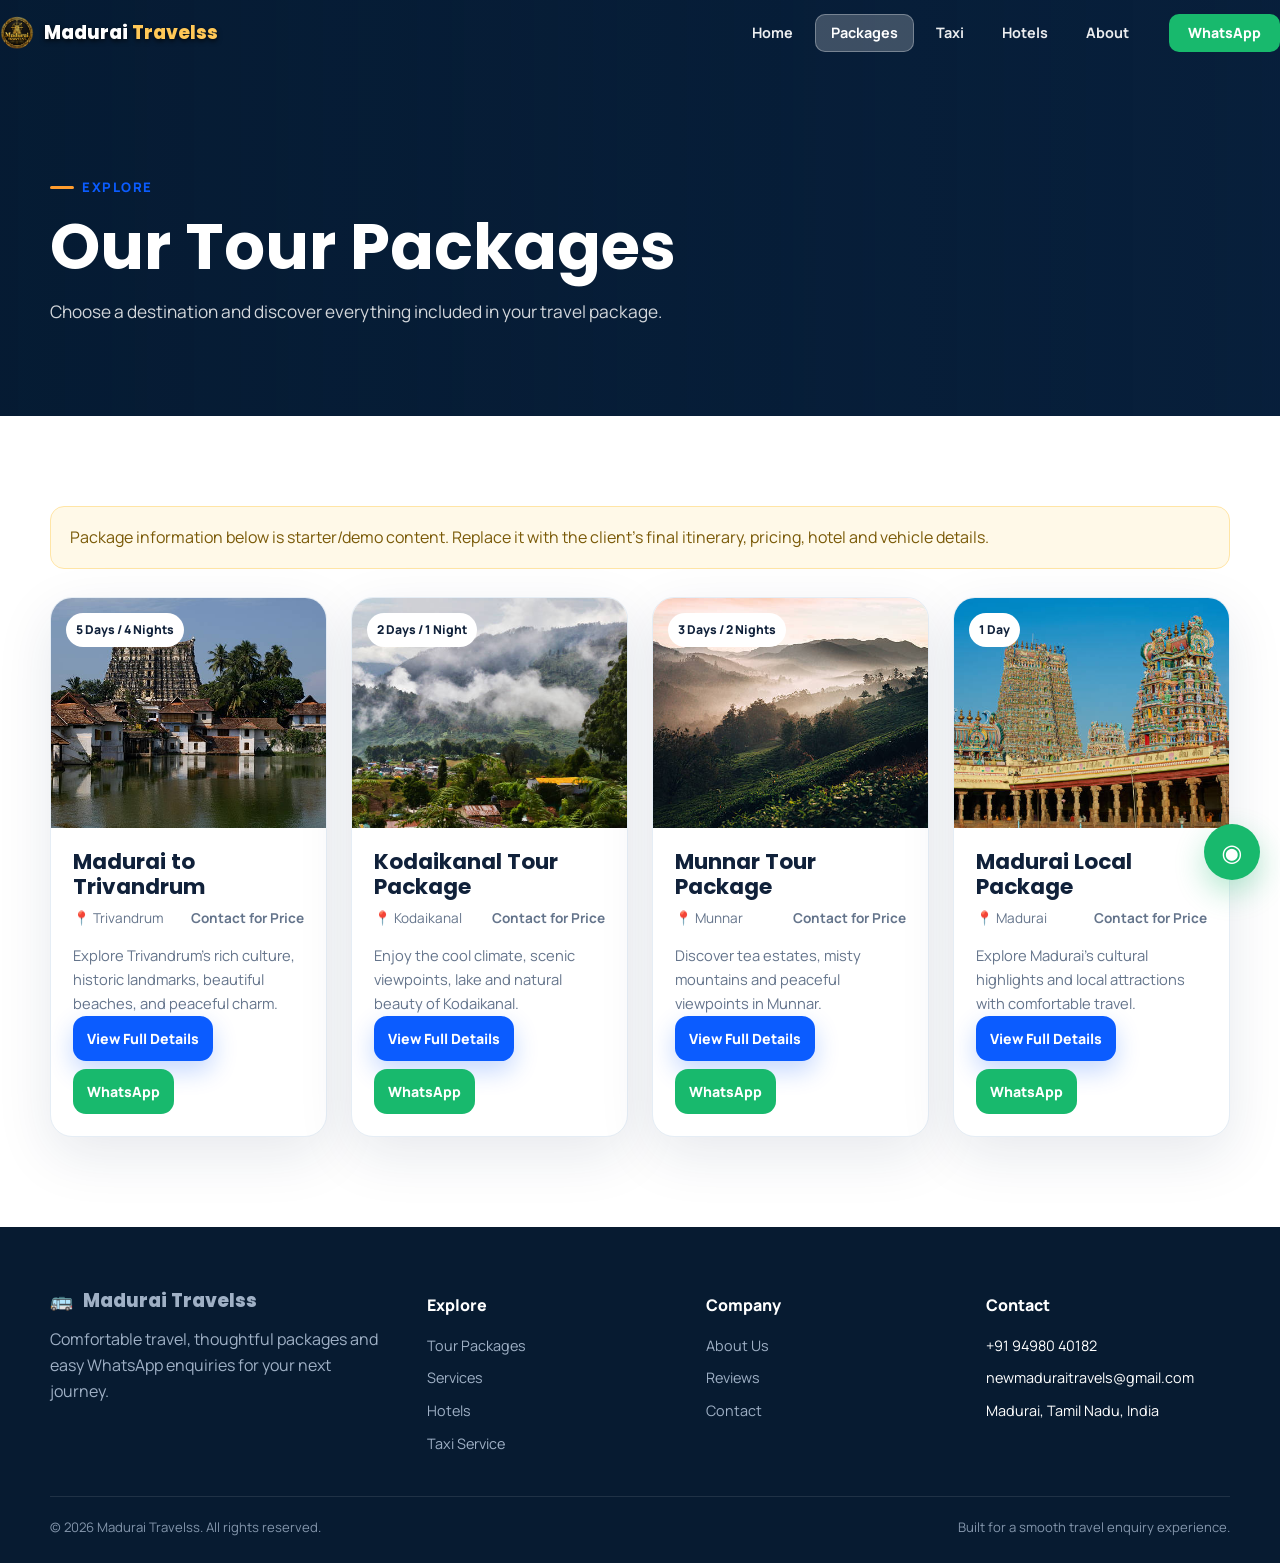
<file: packages.html>
<!DOCTYPE html>
<html lang="en">
<head>
<meta charset="UTF-8">
<meta name="viewport" content="width=device-width, initial-scale=1.0">
<meta name="description" content="Tour Packages | Madurai Travelss — Madurai travelss packages, taxi and hotel enquiry services.">
<title>Tour Packages | Madurai Travelss</title>
<link rel="stylesheet" href="css/style.css">
<link rel="icon" type="image/webp" href="assets/images/mdu-logo2.webp?v=2">
</head>
<body>

<header class="site-header">
  <div class="container nav">
    <a class="logo" href="index.html"><img src="assets/images/mdu-logo2.webp" alt="Madurai Travelss" class="logo-mark-img"><span>Madurai <span>Travelss</span></span></a>
    <nav class="nav-links" aria-label="Primary navigation">
      <a href="index.html">Home</a>
      <a href="packages.html">Packages</a>
      <a href="taxi.html">Taxi</a>
      <a href="hotels.html">Hotels</a>
      <a href="about.html">About</a>
    </nav>
    <div class="nav-cta"><button class="btn btn-whatsapp btn-small" data-general-whatsapp>WhatsApp</button></div>
    <button class="menu-toggle" aria-label="Open menu" aria-expanded="false">☰</button>
  </div>
</header>

<main>
<section class="page-hero">
  <div class="container">
    <span class="eyebrow">Explore</span>
    <h1>Our Tour Packages</h1>
    <p class="lead">Choose a destination and discover everything included in your travel package.</p>
  </div>
</section>
<section class="section">
  <div class="container">
    <div class="notice" style="margin-bottom:28px">Package information below is starter/demo content. Replace it with the client's final itinerary, pricing, hotel and vehicle details.</div>
    <div id="package-grid" class="grid grid-4"></div>
  </div>
</section>
</main>


<footer>
  <div class="container">
    <div class="footer-grid">
      <div>
        <a class="logo" href="index.html"><span class="logo-mark">🚌</span><span>Madurai <span>Travelss</span></span></a>
        <p style="margin-top:15px">Comfortable travel, thoughtful packages and easy WhatsApp enquiries for your next journey.</p>
      </div>
      <div>
        <div class="footer-title">Explore</div>
        <ul class="footer-links">
          <li><a href="packages.html">Tour Packages</a></li>
          <li><a href="index.html#services">Services</a></li>
          <li><a href="hotels.html">Hotels</a></li>
          <li><a href="taxi.html">Taxi Service</a></li>
        </ul>
      </div>
      <div>
        <div class="footer-title">Company</div>
        <ul class="footer-links">
          <li><a href="about.html">About Us</a></li>
          <li><a href="index.html#reviews">Reviews</a></li>
          <li><a href="about.html#contact">Contact</a></li>
        </ul>
      </div>
      <div>
        <div class="footer-title">Contact</div>
        <ul class="footer-links">
          <li data-phone>+91 94980 40182</li>
          <li data-email>newmaduraitravels@gmail.com</li>
          <li data-location>Madurai, Tamil Nadu, India</li>
        </ul>
      </div>
    </div>
    <div class="footer-bottom">
      <span>© 2026 Madurai Travelss. All rights reserved.</span>
      <span>Built for a smooth travel enquiry experience.</span>
    </div>
  </div>
</footer>
<a class="floating-wa" href="#" aria-label="Chat on WhatsApp" data-general-whatsapp>◉</a>
<script src="js/data.js"></script>
<script src="js/main.js"></script>
<script src="js/packages.js"></script>
</body>
</html>
</file>
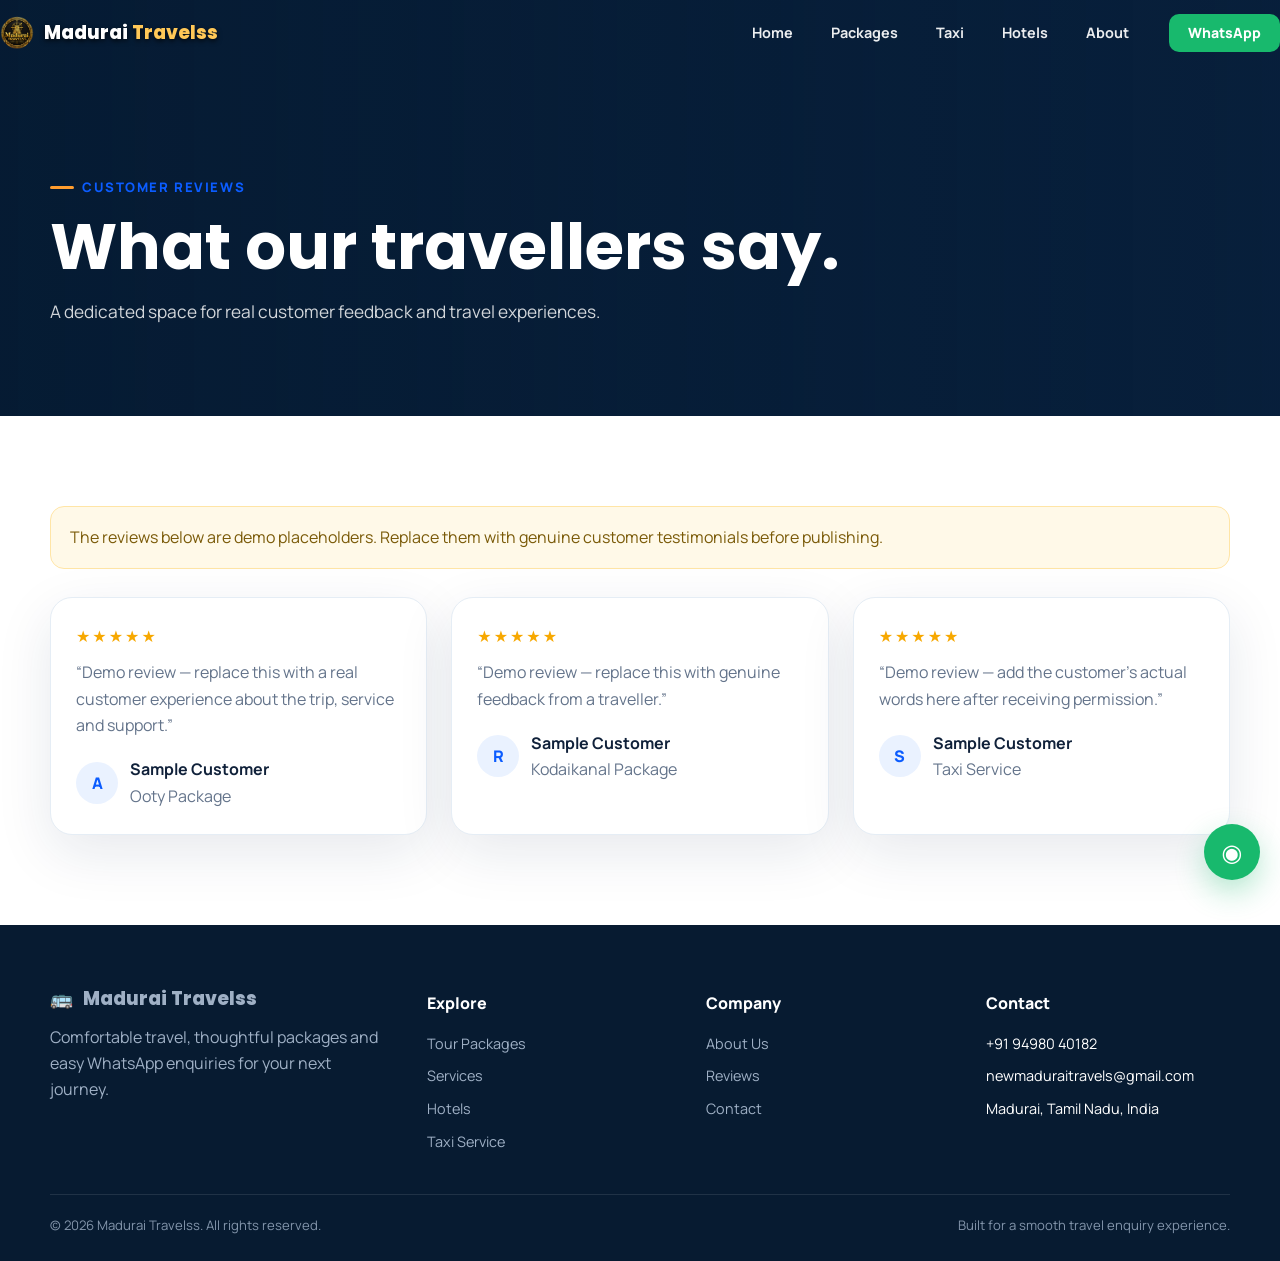
<file: reviews.html>
<!DOCTYPE html>
<html lang="en">
<head>
<meta charset="UTF-8">
<meta name="viewport" content="width=device-width, initial-scale=1.0">
<meta name="description" content="Customer Reviews | Madurai Travelss — Madurai travelss packages, taxi and hotel enquiry services.">
<title>Customer Reviews | Madurai Travelss</title>
<link rel="stylesheet" href="css/style.css">
<link rel="icon" type="image/webp" href="assets/images/mdu-logo2.webp?v=2">
</head>
<body>

<header class="site-header">
  <div class="container nav">
    <a class="logo" href="index.html"><img src="assets/images/mdu-logo2.webp" alt="Madurai Travelss" class="logo-mark-img"><span>Madurai <span>Travelss</span></span></a>
    <nav class="nav-links" aria-label="Primary navigation">
      <a href="index.html">Home</a>
      <a href="packages.html">Packages</a>
      <a href="taxi.html">Taxi</a>
      <a href="hotels.html">Hotels</a>
      <a href="about.html">About</a>
    </nav>
    <div class="nav-cta"><button class="btn btn-whatsapp btn-small" data-general-whatsapp>WhatsApp</button></div>
    <button class="menu-toggle" aria-label="Open menu" aria-expanded="false">☰</button>
  </div>
</header>

<main>
<section class="page-hero"><div class="container"><span class="eyebrow">Customer reviews</span><h1>What our travellers say.</h1><p class="lead">A dedicated space for real customer feedback and travel experiences.</p></div></section>
<section class="section">
  <div class="container">
    <div class="notice" style="margin-bottom:28px">The reviews below are demo placeholders. Replace them with genuine customer testimonials before publishing.</div>
    <div class="grid grid-3">
      <article class="review-card card"><div class="stars">★★★★★</div><p>“Demo review — replace this with a real customer experience about the trip, service and support.”</p><div class="reviewer"><div class="avatar">A</div><div><strong>Sample Customer</strong><div class="muted">Ooty Package</div></div></div></article>
      <article class="review-card card"><div class="stars">★★★★★</div><p>“Demo review — replace this with genuine feedback from a traveller.”</p><div class="reviewer"><div class="avatar">R</div><div><strong>Sample Customer</strong><div class="muted">Kodaikanal Package</div></div></div></article>
      <article class="review-card card"><div class="stars">★★★★★</div><p>“Demo review — add the customer's actual words here after receiving permission.”</p><div class="reviewer"><div class="avatar">S</div><div><strong>Sample Customer</strong><div class="muted">Taxi Service</div></div></div></article>
    </div>
  </div>
</section>
</main>


<footer>
  <div class="container">
    <div class="footer-grid">
      <div>
        <a class="logo" href="index.html"><span class="logo-mark">🚌</span><span>Madurai <span>Travelss</span></span></a>
        <p style="margin-top:15px">Comfortable travel, thoughtful packages and easy WhatsApp enquiries for your next journey.</p>
      </div>
      <div>
        <div class="footer-title">Explore</div>
        <ul class="footer-links">
          <li><a href="packages.html">Tour Packages</a></li>
          <li><a href="index.html#services">Services</a></li>
          <li><a href="hotels.html">Hotels</a></li>
          <li><a href="taxi.html">Taxi Service</a></li>
        </ul>
      </div>
      <div>
        <div class="footer-title">Company</div>
        <ul class="footer-links">
          <li><a href="about.html">About Us</a></li>
          <li><a href="index.html#reviews">Reviews</a></li>
          <li><a href="about.html#contact">Contact</a></li>
        </ul>
      </div>
      <div>
        <div class="footer-title">Contact</div>
        <ul class="footer-links">
          <li data-phone>+91 94980 40182</li>
          <li data-email>newmaduraitravels@gmail.com</li>
          <li data-location>Madurai, Tamil Nadu, India</li>
        </ul>
      </div>
    </div>
    <div class="footer-bottom">
      <span>© 2026 Madurai Travelss. All rights reserved.</span>
      <span>Built for a smooth travel enquiry experience.</span>
    </div>
  </div>
</footer>
<a class="floating-wa" href="#" aria-label="Chat on WhatsApp" data-general-whatsapp>◉</a>
<script src="js/data.js"></script>
<script src="js/main.js"></script>

</body>
</html>
</file>
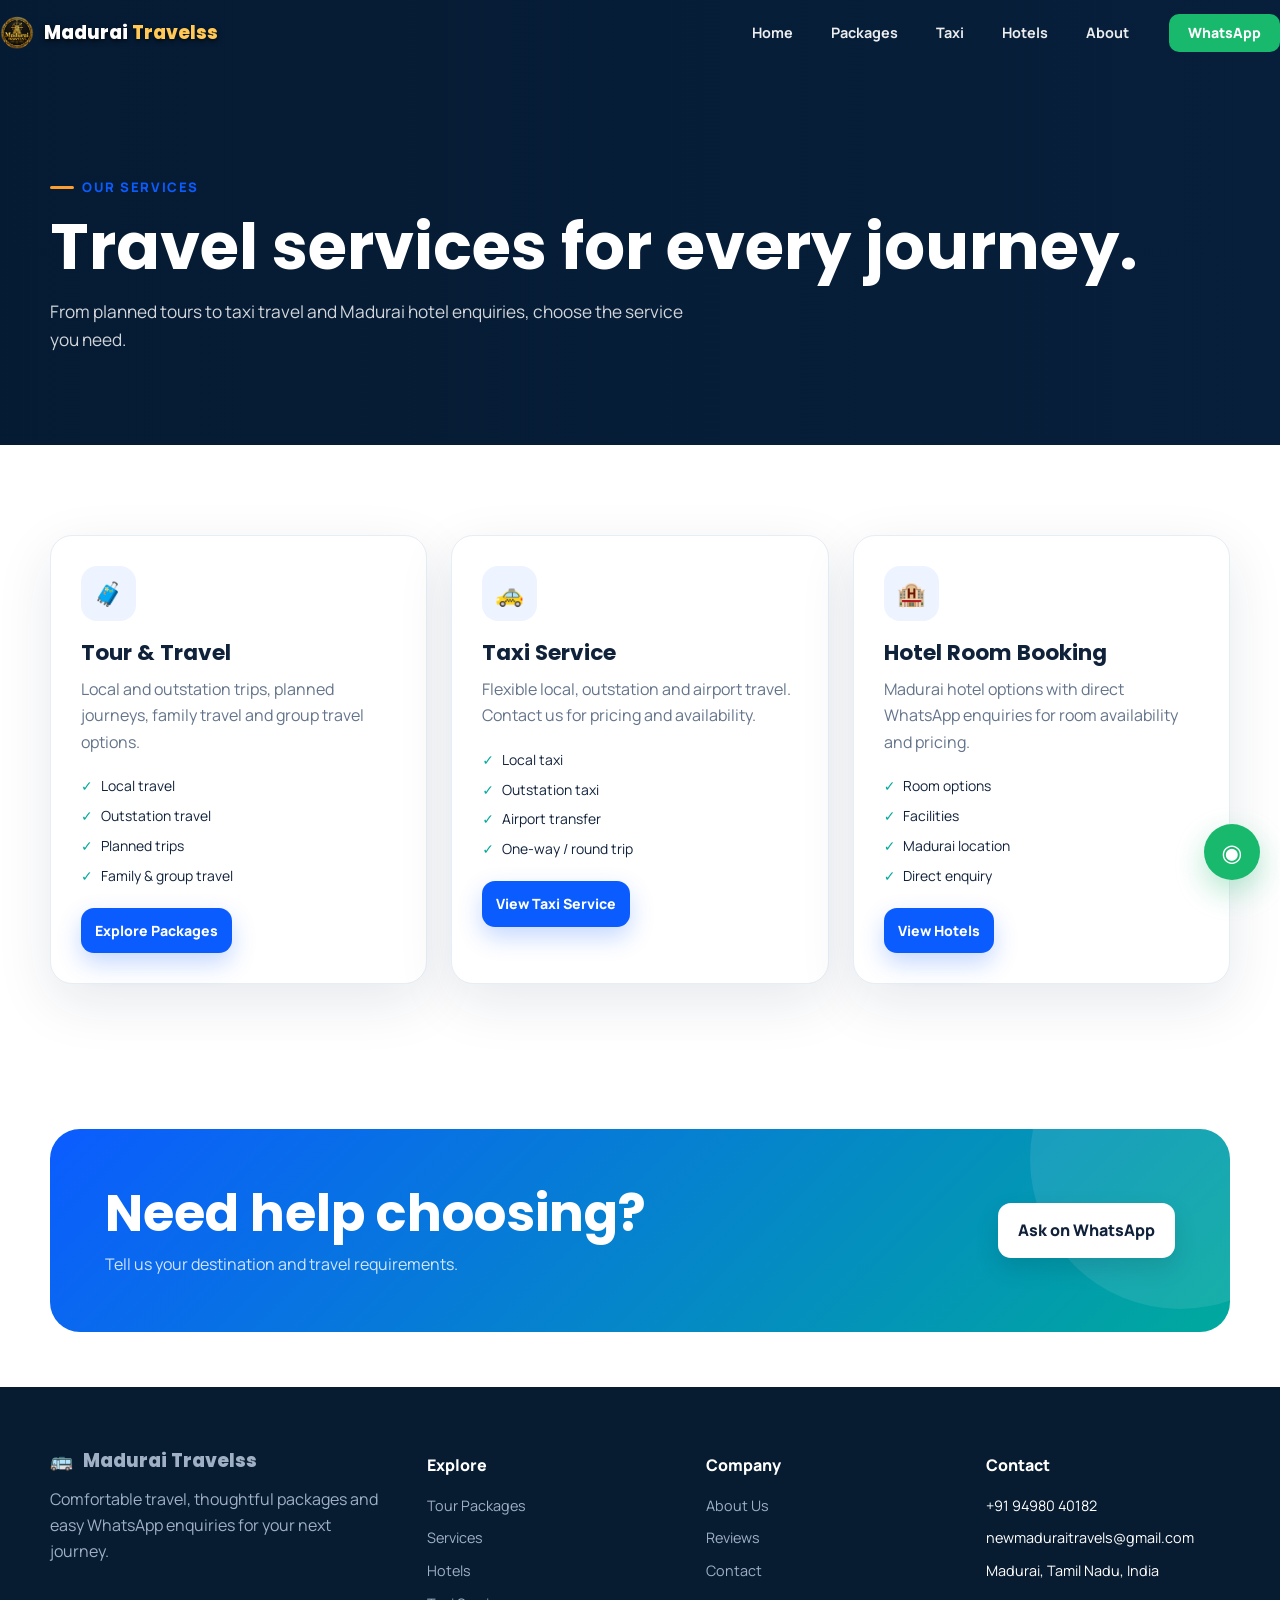
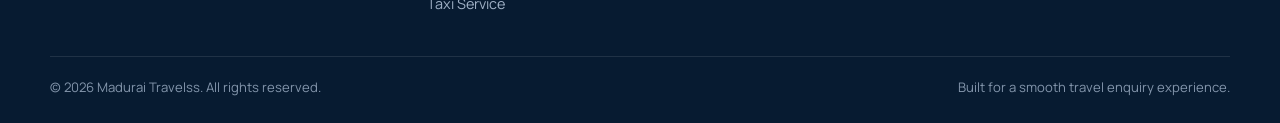
<file: services.html>
<!DOCTYPE html>
<html lang="en">
<head>
<meta charset="UTF-8">
<meta name="viewport" content="width=device-width, initial-scale=1.0">
<meta name="description" content="Travel Services | Madurai Travelss — Madurai travelss packages, taxi and hotel enquiry services.">
<title>Travel Services | Madurai Travelss</title>
<link rel="stylesheet" href="css/style.css">
<link rel="icon" type="image/webp" href="assets/images/mdu-logo2.webp?v=2">
</head>
<body>

<header class="site-header">
  <div class="container nav">
    <a class="logo" href="index.html"><img src="assets/images/mdu-logo2.webp" alt="Madurai Travelss" class="logo-mark-img"><span>Madurai <span>Travelss</span></span></a>
    <nav class="nav-links" aria-label="Primary navigation">
      <a href="index.html">Home</a>
      <a href="packages.html">Packages</a>
      <a href="taxi.html">Taxi</a>
      <a href="hotels.html">Hotels</a>
      <a href="about.html">About</a>
    </nav>
    <div class="nav-cta"><button class="btn btn-whatsapp btn-small" data-general-whatsapp>WhatsApp</button></div>
    <button class="menu-toggle" aria-label="Open menu" aria-expanded="false">☰</button>
  </div>
</header>

<main>
<section class="page-hero"><div class="container"><span class="eyebrow">Our services</span><h1>Travel services for every journey.</h1><p class="lead">From planned tours to taxi travel and Madurai hotel enquiries, choose the service you need.</p></div></section>
<section class="section">
  <div class="container grid grid-3">
    <article class="service-card card"><div class="icon-box">🧳</div><h3>Tour & Travel</h3><p>Local and outstation trips, planned journeys, family travel and group travel options.</p><ul class="check-list"><li>Local travel</li><li>Outstation travel</li><li>Planned trips</li><li>Family & group travel</li></ul><a class="btn btn-primary btn-small" href="packages.html">Explore Packages</a></article>
    <article class="service-card card"><div class="icon-box">🚕</div><h3>Taxi Service</h3><p>Flexible local, outstation and airport travel. Contact us for pricing and availability.</p><ul class="check-list"><li>Local taxi</li><li>Outstation taxi</li><li>Airport transfer</li><li>One-way / round trip</li></ul><a class="btn btn-primary btn-small" href="taxi.html">View Taxi Service</a></article>
    <article class="service-card card"><div class="icon-box">🏨</div><h3>Hotel Room Booking</h3><p>Madurai hotel options with direct WhatsApp enquiries for room availability and pricing.</p><ul class="check-list"><li>Room options</li><li>Facilities</li><li>Madurai location</li><li>Direct enquiry</li></ul><a class="btn btn-primary btn-small" href="hotels.html">View Hotels</a></article>
  </div>
</section>
<section class="section-sm"><div class="container"><div class="cta"><div class="cta-content"><div><h2>Need help choosing?</h2><p>Tell us your destination and travel requirements.</p></div><button class="btn btn-light" data-general-whatsapp>Ask on WhatsApp</button></div></div></div></section>
</main>


<footer>
  <div class="container">
    <div class="footer-grid">
      <div>
        <a class="logo" href="index.html"><span class="logo-mark">🚌</span><span>Madurai <span>Travelss</span></span></a>
        <p style="margin-top:15px">Comfortable travel, thoughtful packages and easy WhatsApp enquiries for your next journey.</p>
      </div>
      <div>
        <div class="footer-title">Explore</div>
        <ul class="footer-links">
          <li><a href="packages.html">Tour Packages</a></li>
          <li><a href="index.html#services">Services</a></li>
          <li><a href="hotels.html">Hotels</a></li>
          <li><a href="taxi.html">Taxi Service</a></li>
        </ul>
      </div>
      <div>
        <div class="footer-title">Company</div>
        <ul class="footer-links">
          <li><a href="about.html">About Us</a></li>
          <li><a href="index.html#reviews">Reviews</a></li>
          <li><a href="about.html#contact">Contact</a></li>
        </ul>
      </div>
      <div>
        <div class="footer-title">Contact</div>
        <ul class="footer-links">
          <li data-phone>+91 94980 40182</li>
          <li data-email>newmaduraitravels@gmail.com</li>
          <li data-location>Madurai, Tamil Nadu, India</li>
        </ul>
      </div>
    </div>
    <div class="footer-bottom">
      <span>© 2026 Madurai Travelss. All rights reserved.</span>
      <span>Built for a smooth travel enquiry experience.</span>
    </div>
  </div>
</footer>
<a class="floating-wa" href="#" aria-label="Chat on WhatsApp" data-general-whatsapp>◉</a>
<script src="js/data.js"></script>
<script src="js/main.js"></script>

</body>
</html>
</file>
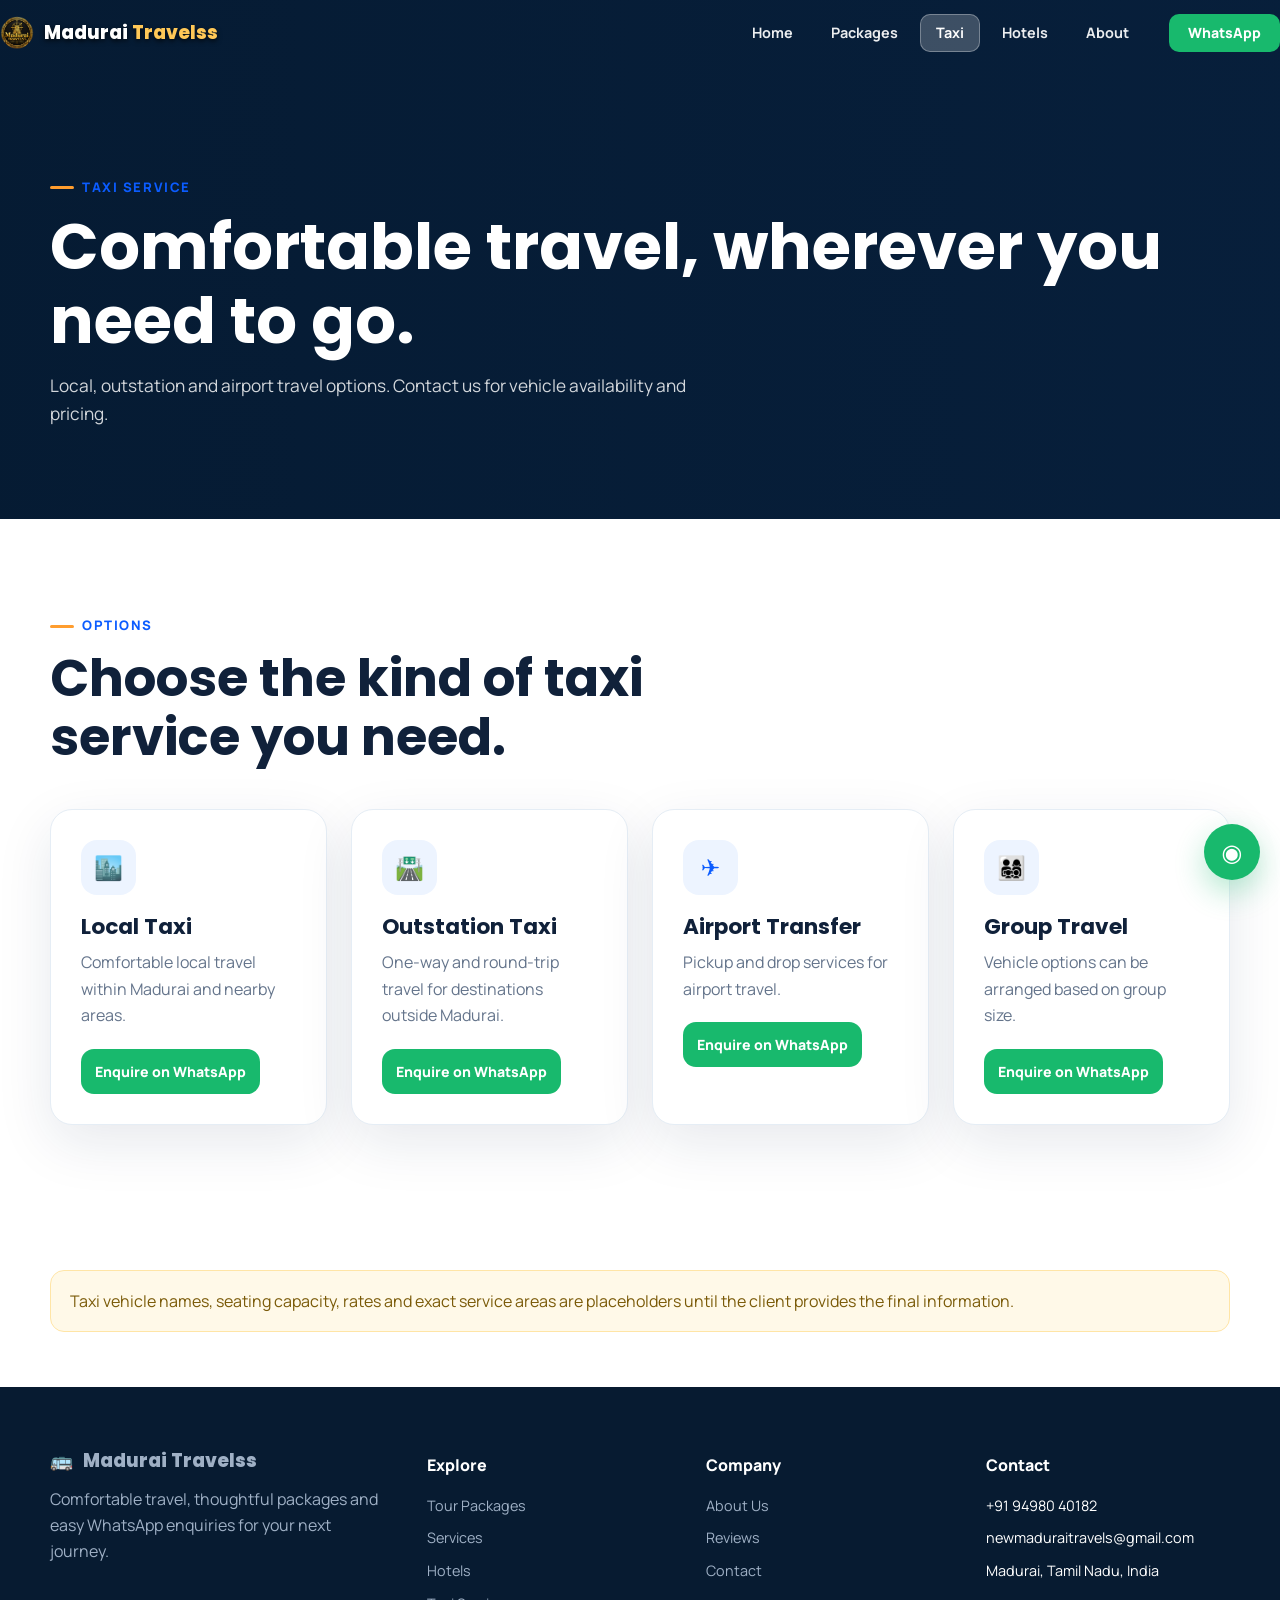
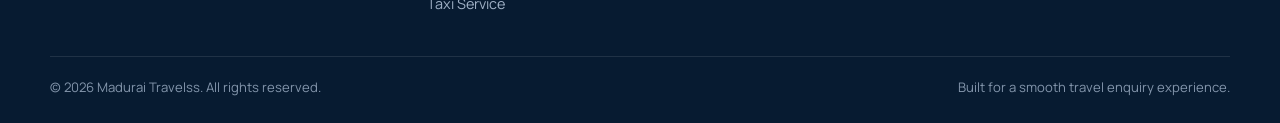
<file: taxi.html>
<!DOCTYPE html>
<html lang="en">
<head>
<meta charset="UTF-8">
<meta name="viewport" content="width=device-width, initial-scale=1.0">
<meta name="description" content="Taxi Service | Madurai Travelss — Madurai travelss packages, taxi and hotel enquiry services.">
<title>Taxi Service | Madurai Travelss</title>
<link rel="stylesheet" href="css/style.css">
<link rel="icon" type="image/webp" href="assets/images/mdu-logo2.webp?v=2">
</head>
<body>

<header class="site-header">
  <div class="container nav">
    <a class="logo" href="index.html"><img src="assets/images/mdu-logo2.webp" alt="Madurai Travelss" class="logo-mark-img"><span>Madurai <span>Travelss</span></span></a>
    <nav class="nav-links" aria-label="Primary navigation">
      <a href="index.html">Home</a>
      <a href="packages.html">Packages</a>
      <a href="taxi.html">Taxi</a>
      <a href="hotels.html">Hotels</a>
      <a href="about.html">About</a>
    </nav>
    <div class="nav-cta"><button class="btn btn-whatsapp btn-small" data-general-whatsapp>WhatsApp</button></div>
    <button class="menu-toggle" aria-label="Open menu" aria-expanded="false">☰</button>
  </div>
</header>

<main>
<section class="page-hero"><div class="container"><span class="eyebrow">Taxi service</span><h1>Comfortable travel, wherever you need to go.</h1><p class="lead">Local, outstation and airport travel options. Contact us for vehicle availability and pricing.</p></div></section>
<section class="section">
  <div class="container">
    <div class="section-head"><span class="eyebrow">Options</span><h2>Choose the kind of taxi service you need.</h2></div>
    <div class="grid grid-4">
      <article class="service-card card reveal"><div class="icon-box">🏙️</div><h3>Local Taxi</h3><p>Comfortable local travel within Madurai and nearby areas.</p><button class="btn btn-whatsapp btn-small" onclick="taxiWhatsApp()">Enquire on WhatsApp</button></article>
      <article class="service-card card reveal"><div class="icon-box">🛣️</div><h3>Outstation Taxi</h3><p>One-way and round-trip travel for destinations outside Madurai.</p><button class="btn btn-whatsapp btn-small" onclick="taxiWhatsApp()">Enquire on WhatsApp</button></article>
      <article class="service-card card reveal"><div class="icon-box">✈️</div><h3>Airport Transfer</h3><p>Pickup and drop services for airport travel.</p><button class="btn btn-whatsapp btn-small" onclick="taxiWhatsApp()">Enquire on WhatsApp</button></article>
      <article class="service-card card reveal"><div class="icon-box">👨‍👩‍👧‍👦</div><h3>Group Travel</h3><p>Vehicle options can be arranged based on group size.</p><button class="btn btn-whatsapp btn-small" onclick="taxiWhatsApp()">Enquire on WhatsApp</button></article>
    </div>
  </div>
</section>
<section class="section-sm"><div class="container"><div class="notice">Taxi vehicle names, seating capacity, rates and exact service areas are placeholders until the client provides the final information.</div></div></section>
</main>


<footer>
  <div class="container">
    <div class="footer-grid">
      <div>
        <a class="logo" href="index.html"><span class="logo-mark">🚌</span><span>Madurai <span>Travelss</span></span></a>
        <p style="margin-top:15px">Comfortable travel, thoughtful packages and easy WhatsApp enquiries for your next journey.</p>
      </div>
      <div>
        <div class="footer-title">Explore</div>
        <ul class="footer-links">
          <li><a href="packages.html">Tour Packages</a></li>
          <li><a href="index.html#services">Services</a></li>
          <li><a href="hotels.html">Hotels</a></li>
          <li><a href="taxi.html">Taxi Service</a></li>
        </ul>
      </div>
      <div>
        <div class="footer-title">Company</div>
        <ul class="footer-links">
          <li><a href="about.html">About Us</a></li>
          <li><a href="index.html#reviews">Reviews</a></li>
          <li><a href="about.html#contact">Contact</a></li>
        </ul>
      </div>
      <div>
        <div class="footer-title">Contact</div>
        <ul class="footer-links">
          <li data-phone>+91 94980 40182</li>
          <li data-email>newmaduraitravels@gmail.com</li>
          <li data-location>Madurai, Tamil Nadu, India</li>
        </ul>
      </div>
    </div>
    <div class="footer-bottom">
      <span>© 2026 Madurai Travelss. All rights reserved.</span>
      <span>Built for a smooth travel enquiry experience.</span>
    </div>
  </div>
</footer>
<a class="floating-wa" href="#" aria-label="Chat on WhatsApp" data-general-whatsapp>◉</a>
<script src="js/data.js"></script>
<script src="js/main.js"></script>

</body>
</html>
</file>
<file: css/style.css>
@import url('https://fonts.googleapis.com/css2?family=Manrope:wght@400;500;600;700;800&family=Poppins:wght@500;600;700;800&display=swap');

:root{
  --primary:#0b5cff;
  --primary-dark:#0848c7;
  --teal:#00a99d;
  --orange:#ff9d2e;
  --ink:#10213a;
  --muted:#64748b;
  --surface:#ffffff;
  --soft:#f4f8fc;
  --line:#e5edf5;
  --shadow:0 18px 55px rgba(15,43,78,.10);
  --radius:22px;
  --max:1180px;
}
*{box-sizing:border-box;margin:0;padding:0}
html{scroll-behavior:smooth}
body{font-family:Manrope,system-ui,sans-serif;color:var(--ink);background:#fff;line-height:1.65}
a{text-decoration:none;color:inherit}
img{display:block;max-width:100%}
button,input,textarea,select{font:inherit}
button{cursor:pointer}
.container{width:min(var(--max),calc(100% - 36px));margin:auto}
.section{padding:90px 0}
.section-sm{padding:55px 0}
.section-head{max-width:700px;margin-bottom:42px}
.eyebrow{display:inline-flex;align-items:center;gap:8px;color:var(--primary);font-weight:800;font-size:.82rem;text-transform:uppercase;letter-spacing:.12em;margin-bottom:12px}
.eyebrow::before{content:"";width:24px;height:3px;background:var(--orange);border-radius:10px}
h1,h2,h3,h4{font-family:Poppins,sans-serif;line-height:1.15}
h1{font-size:clamp(2.5rem,6vw,5.2rem)}
h2{font-size:clamp(2rem,4vw,3.2rem)}
h3{font-size:1.35rem}
.lead{font-size:1.08rem;color:var(--muted);max-width:650px}
.muted{color:var(--muted)}
.text-center{text-align:center}
.btn{display:inline-flex;align-items:center;justify-content:center;gap:9px;padding:13px 19px;border-radius:13px;font-weight:800;border:1px solid transparent;transition:.25s ease}
.btn:hover{transform:translateY(-2px)}
.btn-primary{background:var(--primary);color:#fff;box-shadow:0 10px 24px rgba(11,92,255,.24)}
.btn-primary:hover{background:var(--primary-dark)}
.btn-light{background:#fff;color:var(--ink);box-shadow:0 10px 25px rgba(0,0,0,.12)}
.btn-outline{border-color:var(--line);background:#fff}
.btn-whatsapp{background:#18b96d;color:#fff}
.btn-small{padding:10px 13px;font-size:.88rem}
.grid{display:grid;gap:24px}
.grid-2{grid-template-columns:repeat(2,minmax(0,1fr))}
.grid-3{grid-template-columns:repeat(3,minmax(0,1fr))}
.grid-4{grid-template-columns:repeat(4,minmax(0,1fr))}
.card{background:var(--surface);border:1px solid var(--line);border-radius:var(--radius);box-shadow:var(--shadow)}
.reveal{opacity:0;transform:translateY(24px);transition:.7s ease}
.reveal.visible{opacity:1;transform:none}

/* Header */
.site-header{position:fixed;inset:0 0 auto;z-index:1000;padding:14px 0;background:transparent;backdrop-filter:none;-webkit-backdrop-filter:none;box-shadow:none;border:none;transition:background-color .25s ease,padding .25s ease,box-shadow .25s ease}
.site-header .logo{color:#ffffff;padding:0;background:transparent;backdrop-filter:none;-webkit-backdrop-filter:none;border:none;border-radius:0;box-shadow:none;text-shadow:0 2px 5px rgba(0,0,0,.75);transition:all .25s ease}
.site-header .logo span span{color:#FFC857;text-shadow:0 2px 5px rgba(0,0,0,.75)}
.site-header .nav-links a{color:rgba(255,255,255,.92)}
.site-header .nav-links a:hover{color:#ffffff;background:rgba(255,255,255,.16)}
.site-header .nav-links a.active{color:#ffffff;background:rgba(255,255,255,.22);box-shadow:inset 0 0 0 1px rgba(255,255,255,.3)}
.site-header .menu-toggle{color:#ffffff}

.site-header.scrolled{padding:10px 0;background:#ffffff;backdrop-filter:none;-webkit-backdrop-filter:none;border-bottom:1px solid var(--line);box-shadow:0 8px 25px rgba(16,33,58,.08)}
.site-header.scrolled .logo{color:var(--ink);background:transparent;backdrop-filter:none;-webkit-backdrop-filter:none;border:none;box-shadow:none;text-shadow:none}
.site-header.scrolled .logo span span{color:#d97706;text-shadow:none}
.site-header.scrolled .nav-links a{color:var(--ink)}
.site-header.scrolled .nav-links a:hover{color:var(--primary);background:rgba(237,244,255,.75)}
.site-header.scrolled .nav-links a.active{color:var(--primary);background:#edf4ff;box-shadow:inset 0 0 0 1px rgba(11,92,255,.14)}
.site-header.scrolled .menu-toggle{color:var(--ink)}


.nav{display:flex;align-items:center;width:100%}
.logo{display:flex;align-items:center;gap:10px;font-family:Poppins,sans-serif;font-weight:800;font-size:1.15rem;line-height:1;flex-shrink:0;white-space:nowrap}
.logo-mark-img{width:34px;height:34px;border-radius:50%;object-fit:contain;flex-shrink:0;display:block}
.nav-links{display:flex;align-items:center;gap:6px;margin-left:auto}
.nav-links a{display:inline-flex;align-items:center;justify-content:center;height:38px;padding:0 16px;font-weight:700;font-size:.9rem;border-radius:10px;transition:all .2s ease;white-space:nowrap}
.nav-cta{display:flex;align-items:center;margin-left:24px;flex-shrink:0}
.nav-cta .btn-small{height:38px;padding:0 18px;font-size:.88rem;border-radius:10px}
.menu-toggle{display:none;border:0;background:transparent;font-size:1.6rem;height:38px;width:38px;place-items:center}




/* Hero */
.hero{min-height:0;display:flex;align-items:center;position:relative;color:#fff;overflow:hidden;background:#071b31;aspect-ratio:3/2}


.hero-content{position:relative;z-index:1;padding-top:80px;max-width:780px}
.hero .eyebrow{color:#d8ecff}
.hero h1{margin-bottom:22px}
.hero h1 span{color:#ffd166}
.hero .lead{color:rgba(255,255,255,.84);font-size:1.16rem;margin-bottom:30px}
.hero-actions{display:flex;gap:12px;flex-wrap:wrap}
.hero-badges{display:flex;gap:12px;flex-wrap:wrap;margin-top:35px}
.hero-badge{padding:9px 13px;border:1px solid rgba(255,255,255,.18);background:rgba(255,255,255,.09);backdrop-filter:blur(10px);border-radius:999px;font-size:.86rem}

/* Inner hero */
.page-hero{padding:170px 0 90px;color:#fff;position:relative;overflow:hidden;background:#092343}
.page-hero::before{content:"";position:absolute;inset:0;background:linear-gradient(90deg,rgba(5,26,49,.88),rgba(5,26,49,.45)),url("https://images.unsplash.com/photo-1470770841072-f978cf4d019e?auto=format&fit=crop&w=1800&q=85") center/cover}
.page-hero .container{position:relative}
.page-hero h1{font-size:clamp(2.4rem,5vw,4rem);margin-bottom:14px}
.page-hero .lead{color:rgba(255,255,255,.82)}

/* Services */
.service-card{padding:30px;transition:.25s ease}
.service-card:hover{transform:translateY(-6px);box-shadow:0 22px 55px rgba(15,43,78,.13)}
.icon-box{width:55px;height:55px;border-radius:16px;display:grid;place-items:center;background:#edf4ff;color:var(--primary);font-size:1.45rem;margin-bottom:20px}
.service-card p{color:var(--muted);margin:10px 0 20px}

/* Package cards */
.package-card{overflow:hidden;display:flex;flex-direction:column;transition:.3s ease}
.package-card:hover{transform:translateY(-7px)}
.package-image{height:230px;position:relative;overflow:hidden}
.package-image img{width:100%;height:100%;object-fit:cover;transition:.5s ease}
.package-card:hover .package-image img{transform:scale(1.06)}
.package-badge{position:absolute;left:15px;top:15px;background:#fff;padding:7px 10px;border-radius:999px;font-size:.76rem;font-weight:800}
.package-body{padding:22px;display:flex;flex-direction:column;flex:1}
.package-meta{display:flex;justify-content:space-between;gap:10px;color:var(--muted);font-size:.85rem;margin:8px 0 13px}
.package-body p{color:var(--muted);font-size:.92rem}
.check-list{list-style:none;margin:14px 0 20px;display:grid;gap:7px}
.check-list li{font-size:.87rem}
.check-list li::before{content:"✓";color:var(--teal);font-weight:900;margin-right:8px}
.card-actions{display:flex;gap:8px;margin-top:auto;flex-wrap:wrap}

/* Feature / stats */
.feature-band{background:linear-gradient(135deg,#f2f8ff,#effcf9)}
.feature{display:flex;gap:15px;align-items:flex-start}
.feature-icon{flex:0 0 44px;width:44px;height:44px;border-radius:14px;background:#fff;color:var(--primary);display:grid;place-items:center;box-shadow:0 7px 20px rgba(15,43,78,.08)}
.stats{display:grid;grid-template-columns:repeat(3,1fr);gap:14px;margin-top:28px}
.stat{padding:22px;background:#fff;border:1px solid var(--line);border-radius:17px}
.stat strong{display:block;font:800 1.8rem Poppins}
.stat span{color:var(--muted);font-size:.85rem}

/* Detail page */
.detail-layout{display:grid;grid-template-columns:minmax(0,1.55fr) minmax(280px,.7fr);gap:28px}
.detail-main{padding:28px}
.detail-side{position:sticky;top:100px;align-self:start;padding:24px}
.detail-cover{height:390px;border-radius:18px;overflow:hidden;margin-bottom:28px}
.detail-cover img{width:100%;height:100%;object-fit:cover}
.detail-title-row{display:flex;justify-content:space-between;gap:20px;align-items:flex-start;margin-bottom:24px}
.price-box{background:#eef6ff;border-radius:16px;padding:14px 17px;text-align:right;white-space:nowrap}
.price-box small{display:block;color:var(--muted);font-size:.72rem}
.price-box strong{font:800 1.15rem Poppins;color:var(--primary)}
.info-grid{display:grid;grid-template-columns:repeat(3,1fr);gap:12px;margin:20px 0 30px}
.info-item{padding:15px;background:var(--soft);border-radius:14px}
.info-item span{display:block;font-size:.72rem;color:var(--muted);text-transform:uppercase;font-weight:800}
.info-item strong{display:block;margin-top:3px}
.detail-section{padding:26px 0;border-top:1px solid var(--line)}
.detail-section:first-of-type{border-top:0}
.timeline{display:grid;gap:14px;margin-top:16px}
.timeline-item{display:grid;grid-template-columns:75px 1fr;gap:15px}
.day{font-weight:900;color:var(--primary);padding-top:2px}
.timeline-content{padding:15px 17px;border:1px solid var(--line);border-radius:15px}
.side-title{margin-bottom:12px}
.sticky-whatsapp{width:100%;margin-top:15px}
.side-list{list-style:none;display:grid;gap:9px;color:var(--muted);font-size:.9rem}
.side-list li::before{content:"✓";color:var(--teal);font-weight:900;margin-right:7px}

/* Reviews */
.review-card{padding:25px}
.stars{color:#f7a800;letter-spacing:2px;margin-bottom:10px}
.review-card p{color:var(--muted);margin-bottom:18px}
.reviewer{display:flex;align-items:center;gap:12px}
.avatar{width:42px;height:42px;border-radius:50%;display:grid;place-items:center;background:#eaf2ff;color:var(--primary);font-weight:900}

/* Forms */
.form-card{padding:30px}
.form-grid{display:grid;grid-template-columns:repeat(2,1fr);gap:16px}
.field{display:grid;gap:7px}
.field.full{grid-column:1/-1}
.field label{font-weight:800;font-size:.88rem}
.field input,.field textarea,.field select{width:100%;border:1px solid var(--line);background:#fff;border-radius:12px;padding:13px 14px;outline:none;transition:.2s}
.field input:focus,.field textarea:focus,.field select:focus{border-color:var(--primary);box-shadow:0 0 0 4px rgba(11,92,255,.08)}
.field textarea{min-height:130px;resize:vertical}

/* CTA */
.cta{position:relative;overflow:hidden;padding:55px;border-radius:30px;background:linear-gradient(135deg,#0b5cff,#00a99d);color:#fff}
.cta::after{content:"";position:absolute;width:300px;height:300px;border-radius:50%;background:rgba(255,255,255,.09);right:-100px;top:-120px}
.cta-content{position:relative;z-index:1;display:flex;align-items:center;justify-content:space-between;gap:30px}
.cta p{color:rgba(255,255,255,.82);margin-top:8px}

/* Footer */
footer{background:#071b31;color:#fff;padding:65px 0 25px}
.footer-grid{display:grid;grid-template-columns:1.4fr repeat(3,1fr);gap:35px}
footer p,footer a{color:#9fb0c5}
footer a:hover{color:#fff}
.footer-title{font-weight:800;margin-bottom:15px}
.footer-links{list-style:none;display:grid;gap:9px;font-size:.9rem}
.footer-bottom{border-top:1px solid rgba(255,255,255,.10);margin-top:40px;padding-top:20px;color:#8395ab;font-size:.82rem;display:flex;justify-content:space-between;gap:20px}

/* Floating WhatsApp */
.floating-wa{position:fixed;right:20px;bottom:20px;z-index:900;width:56px;height:56px;border-radius:50%;display:grid;place-items:center;background:#18b96d;color:#fff;font-size:1.5rem;box-shadow:0 12px 30px rgba(24,185,109,.32);transition:.2s}
.floating-wa:hover{transform:translateY(-3px) scale(1.03)}

/* Empty / loading */
.loading{text-align:center;padding:70px;color:var(--muted)}
.notice{padding:17px 19px;background:#fff9e8;border:1px solid #ffe5a6;border-radius:14px;color:#7a5a08}

/* Responsive */
@media(max-width:1050px){
  .logo-mark-img{width:32px;height:32px;border-radius:50%}
  .logo{font-size:.95rem;gap:6px}
  .nav{display:flex;align-items:center;justify-content:space-between}
  .nav-links{display:none;position:absolute;top:62px;left:18px;right:18px;background:#fff;border:1px solid var(--line);border-radius:18px;padding:12px;box-shadow:0 18px 55px rgba(15,43,78,.15);flex-direction:column;align-items:stretch;gap:4px;margin-left:0}
  .nav-links.open{display:flex}
  .nav-links a{height:44px;padding:0 16px;justify-content:flex-start;color:var(--ink) !important}
  .nav-links a:hover,.nav-links a.active{color:var(--primary) !important;background:#edf4ff !important}
  .menu-toggle{display:grid}
  .nav-cta{display:none}
  .grid-4{grid-template-columns:repeat(2,1fr)}
  .footer-grid{grid-template-columns:repeat(2,1fr)}
}
@media(max-width:600px){
  .logo-mark-img{width:30px;height:30px;border-radius:50%}
  .logo{font-size:.82rem;gap:5px}
}
@media(max-width:800px){
  .section{padding:70px 0}
  .detail-layout{grid-template-columns:1fr}
  .detail-side{position:static}
  .grid-3{grid-template-columns:1fr}
  .grid-2{grid-template-columns:1fr}
  .info-grid{grid-template-columns:1fr 1fr}
  .cta{padding:35px 25px}
  .cta-content{flex-direction:column;align-items:flex-start}
}
@media(max-width:560px){
  .container{width:min(var(--max),calc(100% - 26px))}
  .hero-content{padding-top:50px}
  .hero-actions{flex-direction:column;align-items:stretch}
  .hero-actions .btn{width:100%}
  .grid-4{grid-template-columns:1fr}
  .form-grid{grid-template-columns:1fr}
  .field.full{grid-column:auto}
  .info-grid{grid-template-columns:1fr}
  .detail-main{padding:17px}
  .detail-side{padding:19px}
  .detail-cover{height:250px}
  .detail-title-row{flex-direction:column}
  .price-box{text-align:left}
  .timeline-item{grid-template-columns:1fr}
  .day{padding-top:0}
  .footer-grid{grid-template-columns:1fr}
  .footer-bottom{flex-direction:column}
  .page-hero{padding:145px 0 70px}
}


/* =========================================
   CLIENT BANNER ENTRANCE ANIMATION
   ========================================= */
.hero-content{
  display:none;
}
.hero{
  min-height:0;
  aspect-ratio:3/2;
  background:#071b31;
  position:relative;
  overflow:hidden;
}

.hero-banner-img{
  position:absolute;
  inset:0;
  background:url("../assets/images/chat-mdu2.webp") center center / cover no-repeat;
  opacity:0;
  transform:translateY(70px) scale(1.03);
  will-change:transform, opacity;
}

.hero.hero-animated .hero-banner-img{
  animation:heroBannerEntrance 1150ms cubic-bezier(0.16, 1, 0.3, 1) forwards;
}

@keyframes heroBannerEntrance{
  0%{
    opacity:0;
    transform:translateY(70px) scale(1.03);
  }
  100%{
    opacity:1;
    transform:translateY(0) scale(1);
  }
}

@media(max-width:800px){
  .hero{
    aspect-ratio:16/10;
    min-height:280px;
  }
  .hero-banner-img{
    background-position:center top;
  }
}

@media(max-width:560px){
  .hero{
    aspect-ratio:16/11;
    min-height:240px;
  }
  .hero-banner-img{
    transform:translateY(35px) scale(1.02);
    background-position:center center;
    background-size:cover;
  }
  .hero.hero-animated .hero-banner-img{
    animation-name:heroBannerEntranceMobile;
  }
  @keyframes heroBannerEntranceMobile{
    0%{
      opacity:0;
      transform:translateY(35px) scale(1.02);
    }
    100%{
      opacity:1;
      transform:translateY(0) scale(1);
    }
  }
}

@media(prefers-reduced-motion: reduce){
  .hero-banner-img{
    opacity:1;
    transform:none;
  }
  .hero.hero-animated .hero-banner-img{
    animation:none;
  }
}
</file>
